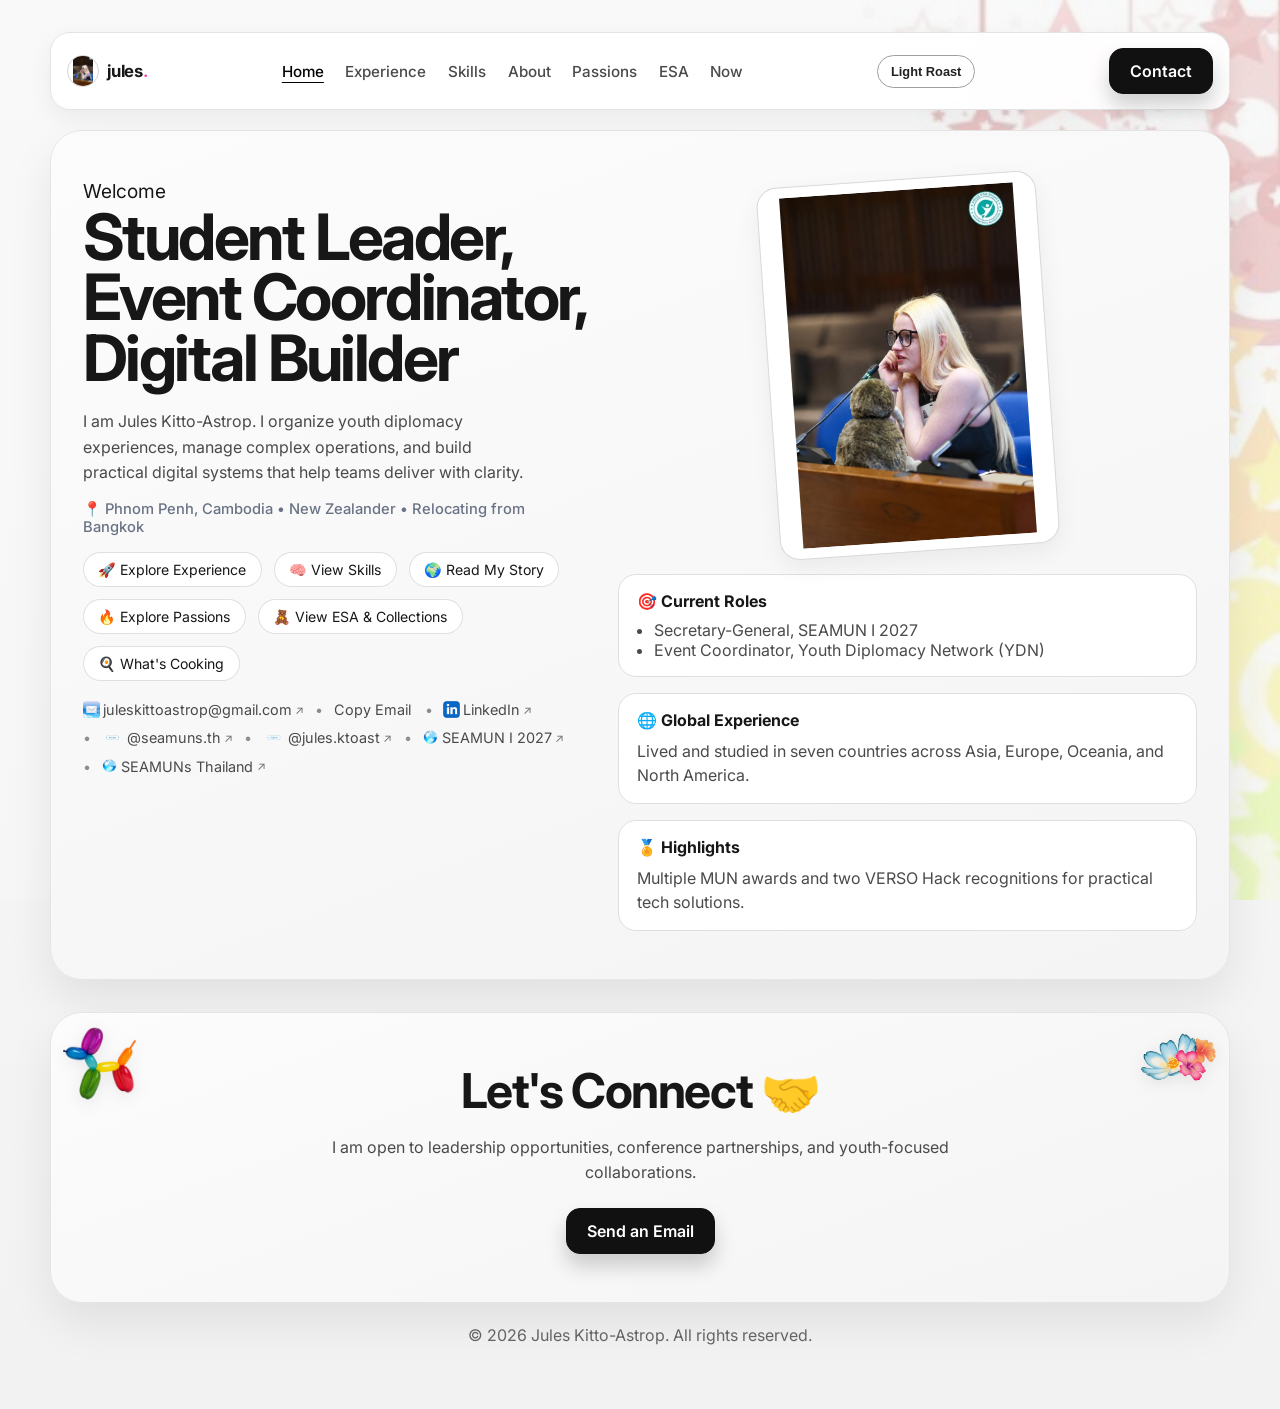
<file: index.html>
<!DOCTYPE html>
<html lang="en">
  <head>
    <meta charset="UTF-8" />
    <meta name="viewport" content="width=device-width, initial-scale=1.0" />
    <title>Jules Kitto-Astrop - Home</title>
    <meta
      name="description"
      content="Home page for Jules Kitto-Astrop - student leader, event coordinator, and youth diplomacy organizer."
    />
    <link rel="preconnect" href="https://fonts.googleapis.com" />
    <link rel="preconnect" href="https://fonts.gstatic.com" crossorigin />
    <link
      href="https://fonts.googleapis.com/css2?family=Inter:wght@400;500;600;700;800&display=swap"
      rel="stylesheet"
    />
    <link rel="stylesheet" href="styles.css" />
  </head>
  <body>
    <div class="grain-overlay"></div>
    <header class="site-header">
      <a class="logo" href="index.html">
        <img src="assets/profile-photo.png" alt="Jules Kitto-Astrop" />
        <span>jules<span class="logo-dot">.</span></span>
      </a>
      <button class="menu-toggle" aria-label="Toggle menu" aria-expanded="false">
        <span></span><span></span><span></span>
      </button>
      <nav class="site-nav" id="site-nav">
        <a class="nav-current" href="index.html">Home</a>
        <a href="experience.html">Experience</a>
        <a href="skills.html">Skills</a>
        <a href="about.html">About</a>
        <a href="passions.html">Passions</a>
        <a href="esa.html">ESA</a>
        <a href="now.html">Now</a>
      </nav>
      <button class="theme-roast-toggle" type="button" data-theme-toggle>Light Roast</button>
      <a class="cta-button" href="mailto:juleskittoastrop@gmail.com">Contact</a>
    </header>

    <main>
      <section class="hero shell-card reveal-target" id="home">
        <div class="hero-copy">
          <p class="eyebrow">Welcome</p>
          <h1>Student Leader, Event Coordinator, Digital Builder</h1>
          <p class="hero-description">
            I am Jules Kitto-Astrop. I organize youth diplomacy experiences,
            manage complex operations, and build practical digital systems that
            help teams deliver with clarity.
          </p>
          <p class="hero-meta">📍 Phnom Penh, Cambodia • New Zealander • Relocating from Bangkok</p>
          <div class="quick-links">
            <a href="experience.html">🚀 Explore Experience</a>
            <a href="skills.html">🧠 View Skills</a>
            <a href="about.html">🌍 Read My Story</a>
            <a href="passions.html">🔥 Explore Passions</a>
            <a href="esa.html">🧸 View ESA & Collections</a>
            <a href="now.html">🍳 What's Cooking</a>
          </div>
          <div class="social-row">
            <a href="mailto:juleskittoastrop@gmail.com">
              <img class="social-icon-email" src="assets/email-icon.png" alt="" aria-hidden="true" />
              juleskittoastrop@gmail.com
            </a>
            <a href="#" data-copy-text="juleskittoastrop@gmail.com">Copy Email</a>
            <a href="https://www.linkedin.com/in/jules-kitto-astrop-10a693330" target="_blank" rel="noreferrer">
              <img class="social-icon-linkedin" src="assets/linkedin-icon.png" alt="" aria-hidden="true" />
              LinkedIn
            </a>
            <a href="https://www.instagram.com/seamuns.th/" target="_blank" rel="noreferrer">
              <img class="social-icon-instagram" src="assets/instagram-icon.png" alt="" aria-hidden="true" />
              @seamuns.th
            </a>
            <a href="https://www.instagram.com/jules.ktoast/" target="_blank" rel="noreferrer">
              <img class="social-icon-instagram" src="assets/instagram-icon.png" alt="" aria-hidden="true" />
              @jules.ktoast
            </a>
            <a href="https://seamun.com" target="_blank" rel="noreferrer">
              <img class="social-icon-website" src="assets/website-icon.png" alt="" aria-hidden="true" />
              SEAMUN I 2027
            </a>
            <a href="https://seamuns.site" target="_blank" rel="noreferrer">
              <img class="social-icon-website" src="assets/website-icon.png" alt="" aria-hidden="true" />
              SEAMUNs Thailand
            </a>
          </div>
        </div>

        <div class="hero-visual" aria-label="Professional highlights">
          <figure class="star-profile">
            <img src="assets/profile-photo.png" alt="Jules Kitto-Astrop at a conference" />
          </figure>
          <article class="stat-card">
            <h3>🎯 Current Roles</h3>
            <ul>
              <li>Secretary-General, SEAMUN I 2027</li>
              <li>Event Coordinator, Youth Diplomacy Network (YDN)</li>
            </ul>
          </article>
          <article class="stat-card">
            <h3>🌐 Global Experience</h3>
            <p>
              Lived and studied in seven countries across Asia, Europe,
              Oceania, and North America.
            </p>
          </article>
          <article class="stat-card">
            <h3>🏅 Highlights</h3>
            <p>
              Multiple MUN awards and two VERSO Hack recognitions for practical
              tech solutions.
            </p>
          </article>
        </div>
      </section>

      <section class="contact-section shell-card reveal-target">
        <div class="connect-corner-trinkets" aria-hidden="true">
          <img class="connect-corner-trinket left" src="assets/graphic-balloon-dog.png" alt="" />
          <img class="connect-corner-trinket right" src="assets/graphic-flowers.png" alt="" />
        </div>
        <h2>Let's Connect 🤝</h2>
        <p>
          I am open to leadership opportunities, conference partnerships, and
          youth-focused collaborations.
        </p>
        <a href="mailto:juleskittoastrop@gmail.com" class="cta-button">Send an Email</a>
      </section>

    </main>

    <footer>
      <p>© <span id="year"></span> Jules Kitto-Astrop. All rights reserved.</p>
    </footer>

    <script src="script.js"></script>
  </body>
</html>
</file>
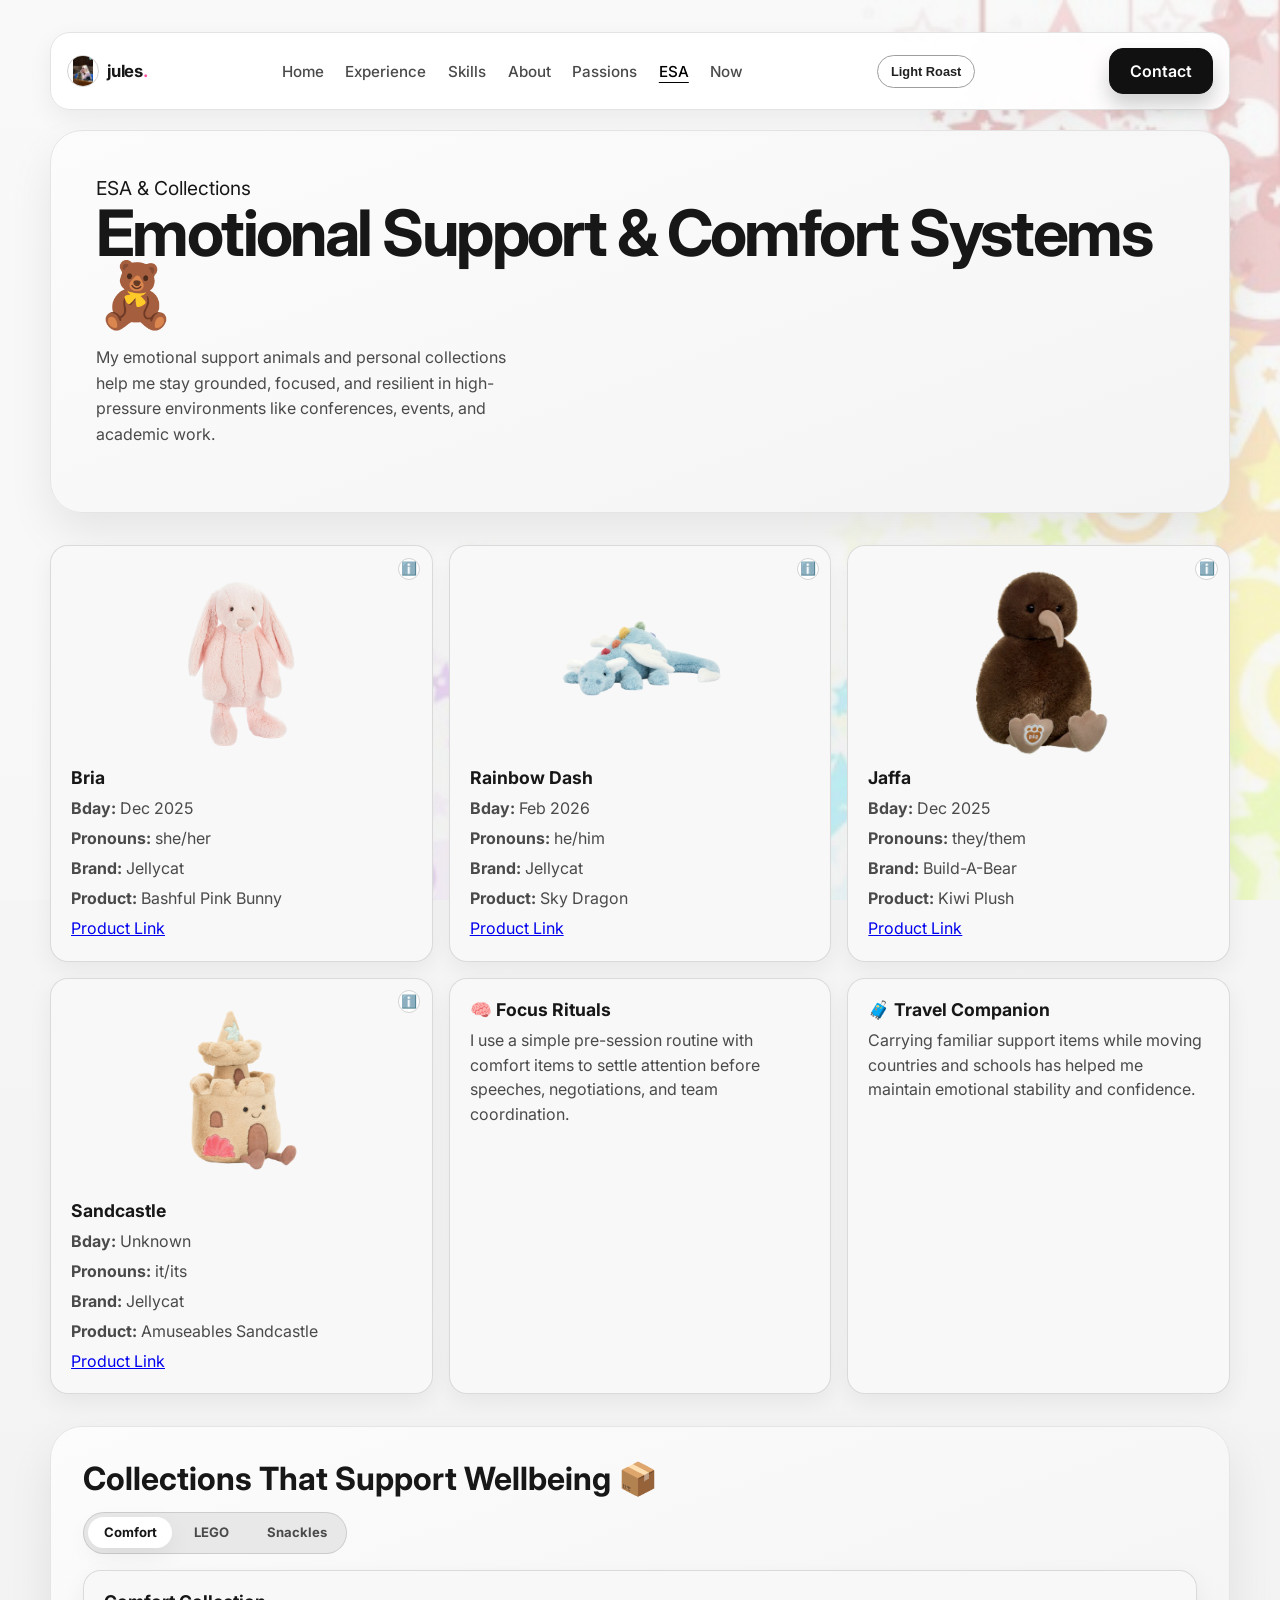
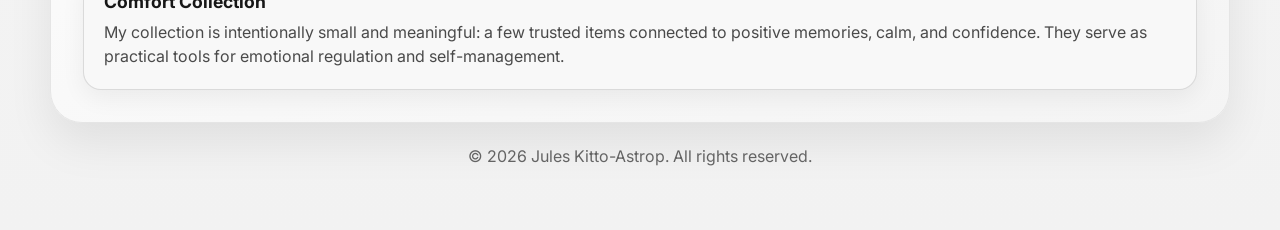
<file: esa.html>
<!DOCTYPE html>
<html lang="en">
  <head>
    <meta charset="UTF-8" />
    <meta name="viewport" content="width=device-width, initial-scale=1.0" />
    <title>Jules Kitto-Astrop - ESA & Collections</title>
    <meta
      name="description"
      content="Emotional support animals and personal collections that support wellbeing and focus for Jules Kitto-Astrop."
    />
    <link rel="preconnect" href="https://fonts.googleapis.com" />
    <link rel="preconnect" href="https://fonts.gstatic.com" crossorigin />
    <link
      href="https://fonts.googleapis.com/css2?family=Inter:wght@400;500;600;700;800&display=swap"
      rel="stylesheet"
    />
    <link rel="stylesheet" href="styles.css?v=20260708-1245" />
  </head>
  <body>
    <div class="grain-overlay"></div>
    <header class="site-header">
      <a class="logo" href="index.html">
        <img src="assets/profile-photo.png" alt="Jules Kitto-Astrop" />
        <span>jules<span class="logo-dot">.</span></span>
      </a>
      <button class="menu-toggle" aria-label="Toggle menu" aria-expanded="false">
        <span></span><span></span><span></span>
      </button>
      <nav class="site-nav" id="site-nav">
        <a href="index.html">Home</a>
        <a href="experience.html">Experience</a>
        <a href="skills.html">Skills</a>
        <a href="about.html">About</a>
        <a href="passions.html">Passions</a>
        <a class="nav-current" href="esa.html">ESA</a>
        <a href="now.html">Now</a>
      </nav>
      <button class="theme-roast-toggle" type="button" data-theme-toggle>Light Roast</button>
      <a class="cta-button" href="mailto:juleskittoastrop@gmail.com">Contact</a>
    </header>

    <main>
      <section class="shell-card page-intro reveal-target">
        <p class="eyebrow">ESA & Collections</p>
        <h1>Emotional Support & Comfort Systems 🧸</h1>
        <p class="hero-description">
          My emotional support animals and personal collections help me stay grounded, focused, and
          resilient in high-pressure environments like conferences, events, and academic work.
        </p>
      </section>

      <section class="services-section reveal-target">
        <div class="service-grid">
          <article class="esa-feature-card">
            <div class="esa-fun-fact" aria-label="Fun fact">
              <span class="esa-fun-fact-icon">ℹ️</span>
              <span class="esa-fun-fact-text">I was a christmas gift from Jules' boyfriend and his mum.</span>
            </div>
            <img src="assets/bria-bashful-bunny.png" alt="Bria the pink bashful bunny" />
            <h3>Bria</h3>
            <p><strong>Bday:</strong> Dec 2025</p>
            <p><strong>Pronouns:</strong> she/her</p>
            <p><strong>Brand:</strong> Jellycat</p>
            <p><strong>Product:</strong> Bashful Pink Bunny</p>
            <p>
              <a
                href="https://us.jellycat.com/bashful-pink-bunny/"
                target="_blank"
                rel="noreferrer"
              >
                Product Link
              </a>
            </p>
          </article>
          <article class="esa-feature-card">
            <div class="esa-fun-fact" aria-label="Fun fact">
              <span class="esa-fun-fact-icon">ℹ️</span>
              <span class="esa-fun-fact-text">I was a gift from Jules' boyfriend for absoloutely no reason.</span>
            </div>
            <img src="assets/rainbow-dash-sky-dragon.png" alt="Rainbow Dash the sky dragon plush" />
            <h3>Rainbow Dash</h3>
            <p><strong>Bday:</strong> Feb 2026</p>
            <p><strong>Pronouns:</strong> he/him</p>
            <p><strong>Brand:</strong> Jellycat</p>
            <p><strong>Product:</strong> Sky Dragon</p>
            <p>
              <a href="https://jellycat.com/sky-dragon/" target="_blank" rel="noreferrer">
                Product Link
              </a>
            </p>
          </article>
          <article class="esa-feature-card">
            <div class="esa-fun-fact" aria-label="Fun fact">
              <span class="esa-fun-fact-icon">ℹ️</span>
              <span class="esa-fun-fact-text">I say "I love you, I love you" and smell like birthday cake!.</span>
            </div>
            <img src="assets/jaffa-kiwi-plush.png" alt="Jaffa the kiwi plush" />
            <h3>Jaffa</h3>
            <p><strong>Bday:</strong> Dec 2025</p>
            <p><strong>Pronouns:</strong> they/them</p>
            <p><strong>Brand:</strong> Build-A-Bear</p>
            <p><strong>Product:</strong> Kiwi Plush</p>
            <p>
              <a href="https://buildabear.com.au/products/kiwi-plush" target="_blank" rel="noreferrer">
                Product Link
              </a>
            </p>
          </article>
          <article class="esa-feature-card">
            <div class="esa-fun-fact" aria-label="Fun fact">
              <span class="esa-fun-fact-icon">ℹ️</span>
              <span class="esa-fun-fact-text">I'm made on the beach!</span>
            </div>
            <img src="assets/sandcastle-jellycat.png" alt="Sandcastle the Jellycat sandcastle plush" />
            <h3>Sandcastle</h3>
            <p><strong>Bday:</strong> Unknown</p>
            <p><strong>Pronouns:</strong> it/its</p>
            <p><strong>Brand:</strong> Jellycat</p>
            <p><strong>Product:</strong> Amuseables Sandcastle</p>
            <p>
              <a href="https://us.jellycat.com/amuseables/amuseables-objects" target="_blank" rel="noreferrer">
                Product Link
              </a>
            </p>
          </article>
          <article>
            <h3>🧠 Focus Rituals</h3>
            <p>
              I use a simple pre-session routine with comfort items to settle attention before speeches,
              negotiations, and team coordination.
            </p>
          </article>
          <article>
            <h3>🧳 Travel Companion</h3>
            <p>
              Carrying familiar support items while moving countries and schools has helped me maintain
              emotional stability and confidence.
            </p>
          </article>
        </div>

      </section>

      <section class="shell-card info-panel collection-tabs-panel reveal-target">
        <h2>Collections That Support Wellbeing 📦</h2>
        <div class="collection-subtabs" role="tablist" aria-label="Collection categories">
          <button
            type="button"
            class="collection-subtab is-active"
            role="tab"
            id="collection-tab-comfort"
            aria-selected="true"
            aria-controls="collection-panel-comfort"
            data-collection-tab="comfort"
          >
            Comfort
          </button>
          <button
            type="button"
            class="collection-subtab"
            role="tab"
            id="collection-tab-lego"
            aria-selected="false"
            aria-controls="collection-panel-lego"
            data-collection-tab="lego"
            tabindex="-1"
          >
            LEGO
          </button>
          <button
            type="button"
            class="collection-subtab"
            role="tab"
            id="collection-tab-snackles"
            aria-selected="false"
            aria-controls="collection-panel-snackles"
            data-collection-tab="snackles"
            tabindex="-1"
          >
            Snackles
          </button>
        </div>

        <div class="collection-tab-panels">
          <div
            class="collection-tab-panel is-active"
            role="tabpanel"
            id="collection-panel-comfort"
            aria-labelledby="collection-tab-comfort"
          >
            <article class="work-card">
              <h3>Comfort Collection</h3>
              <p>
                My collection is intentionally small and meaningful: a few trusted items connected to
                positive memories, calm, and confidence. They serve as practical tools for emotional
                regulation and self-management.
              </p>
            </article>
          </div>

          <div
            class="collection-tab-panel"
            role="tabpanel"
            id="collection-panel-lego"
            aria-labelledby="collection-tab-lego"
            hidden
          >
            <article class="work-card">
              <h3>LEGO</h3>
              <p>
                Building LEGO helps me reset mentally, stay present, and decompress after high-intensity
                days.
              </p>
            </article>
            <div class="lego-set-counter" id="lego-set-counter" aria-label="LEGO set counts"></div>
            <div class="lego-owned-grid" aria-label="LEGO sets I own">
          <article class="lego-owned-set">
            <img src="assets/lego-40791.png" alt="LEGO set 40791" loading="lazy" />
            <p>Set 40791</p>
          </article>
          <article class="lego-owned-set">
            <img src="assets/lego-40517.png" alt="LEGO set 40517" loading="lazy" />
            <p>Set 40517</p>
          </article>
          <article class="lego-owned-set">
            <img src="assets/lego-77256.png" alt="LEGO set 77256" loading="lazy" />
            <p>Set 77256</p>
          </article>
          <article class="lego-owned-set">
            <img src="assets/lego-21345.png" alt="LEGO set 21345" loading="lazy" />
            <p>Set 21345</p>
          </article>
          <article class="lego-owned-set">
            <img src="assets/lego-40916.png" alt="LEGO set 11508" loading="lazy" />
            <p>Set 11508</p>
          </article>
          <article class="lego-owned-set">
            <img src="assets/lego-31216.png" alt="LEGO set 31216" loading="lazy" />
            <p>Set 31216</p>
          </article>
          <article class="lego-owned-set">
            <img src="assets/lego-43217.png" alt="LEGO set 43217" loading="lazy" />
            <p>Set 43217</p>
          </article>
          <article class="lego-owned-set">
            <img src="assets/lego-43230.png" alt="LEGO set 43230" loading="lazy" />
            <p>Set 43230</p>
          </article>
          <article class="lego-owned-set">
            <img src="assets/lego-40801.png" alt="LEGO set 40801" loading="lazy" />
            <p>Set 40801</p>
          </article>
          <article class="lego-owned-set">
            <img src="assets/lego-31163.png" alt="LEGO set 31163" loading="lazy" />
            <p>Set 31163</p>
          </article>
          <article class="lego-owned-set">
            <img src="assets/lego-40923.png" alt="LEGO set 40923" loading="lazy" />
            <p>Set 40923</p>
          </article>
          <article class="lego-owned-set">
            <img src="assets/lego-10309.png" alt="LEGO set 10309" loading="lazy" />
            <p>Set 10309</p>
          </article>
          <article class="lego-owned-set">
            <img src="assets/lego-10329.png" alt="LEGO set 10329" loading="lazy" />
            <p>Set 10329</p>
          </article>
          <article class="lego-owned-set">
            <img src="assets/lego-40762.png" alt="LEGO set 40762" loading="lazy" />
            <p>Set 40762</p>
          </article>
          <article class="lego-owned-set">
            <img src="assets/lego-71426.png" alt="LEGO set 71426" loading="lazy" />
            <p>Set 71426</p>
          </article>
          <article class="lego-owned-set">
            <img src="assets/lego-31173.png" alt="LEGO set 31173" loading="lazy" />
            <p>Set 31173</p>
          </article>
          <article class="lego-owned-set">
            <img src="assets/lego-10349.png" alt="LEGO set 10349" loading="lazy" />
            <p>Set 10349</p>
          </article>
          <article class="lego-owned-set">
            <img src="assets/lego-40683.png" alt="LEGO set 40683" loading="lazy" />
            <p>Set 40683</p>
          </article>
          <article class="lego-owned-set">
            <img src="assets/lego-40816.png" alt="LEGO set 40816" loading="lazy" />
            <p>Set 40816</p>
          </article>
          <article class="lego-owned-set">
            <img src="assets/lego-40587.png" alt="LEGO set 40587" loading="lazy" />
            <p>Set 40587</p>
          </article>
          <article class="lego-owned-set">
            <img src="assets/lego-40527.png" alt="LEGO set 40527" loading="lazy" />
            <p>Set 40527</p>
          </article>
          <article class="lego-owned-set">
            <img src="assets/lego-40764.png" alt="LEGO set 40764" loading="lazy" />
            <p>Set 40764</p>
          </article>
          <article class="lego-owned-set">
            <img src="assets/lego-40861.png" alt="LEGO set 40861" loading="lazy" />
            <p>Set 40861</p>
          </article>
          <article class="lego-owned-set">
            <img src="assets/lego-40926.png" alt="LEGO set 40926" loading="lazy" />
            <p>Set 40926</p>
          </article>
          <article class="lego-owned-set">
            <img src="assets/lego-40902.png" alt="LEGO set 40902" loading="lazy" />
            <p>Set 40902</p>
          </article>
          <article class="lego-owned-set">
            <img src="assets/lego-21357.png" alt="LEGO set 21357" loading="lazy" />
            <p>Set 21357</p>
          </article>
          <article class="lego-owned-set">
            <img src="assets/lego-40516.png" alt="LEGO set 40516" loading="lazy" />
            <p>Set 40516</p>
          </article>
          <article class="lego-owned-set">
            <img src="assets/lego-43264.png" alt="LEGO set 43264" loading="lazy" />
            <p>Set 43264</p>
          </article>
          <article class="lego-owned-set">
            <img src="assets/lego-40879.png" alt="LEGO set 40879" loading="lazy" />
            <p>Set 40879</p>
          </article>
          <article class="lego-owned-set">
            <img src="assets/lego-40820.png" alt="LEGO set 40820" loading="lazy" />
            <p>Set 40820</p>
          </article>
          <article class="lego-owned-set">
            <img src="assets/lego-40713.png" alt="LEGO set 40713" loading="lazy" />
            <p>Set 40713</p>
          </article>
          <article class="lego-owned-set">
            <img src="assets/lego-31147.png" alt="LEGO set 31147" loading="lazy" />
            <p>Set 31147</p>
          </article>
          <article class="lego-owned-set">
            <img src="assets/lego-43279.png" alt="LEGO set 43279" loading="lazy" />
            <p>Set 43279</p>
          </article>
          <article class="lego-owned-set">
            <img src="assets/lego-76469.png" alt="LEGO set 76469" loading="lazy" />
            <p>Set 76469</p>
          </article>
          <article class="lego-owned-set">
            <img src="assets/lego-21362.png" alt="LEGO set 21362" loading="lazy" />
            <p>Set 21362</p>
          </article>
          <article class="lego-owned-set">
            <img src="assets/lego-21358.png" alt="LEGO set 21358" loading="lazy" />
            <p>Set 21358</p>
          </article>
          <article class="lego-owned-set">
            <img src="assets/lego-77255.png" alt="LEGO set 77255" loading="lazy" />
            <p>Set 77255</p>
          </article>
          <article class="lego-owned-set">
            <img src="assets/lego-72046.png" alt="LEGO set 72046" loading="lazy" />
            <p>Set 72046</p>
          </article>
          <article class="lego-owned-set">
            <img src="assets/lego-21366.png" alt="LEGO set 21366" loading="lazy" />
            <p>Set 21366</p>
          </article>
          <article class="lego-owned-set">
            <img src="assets/lego-72037.png" alt="LEGO set 72037" loading="lazy" />
            <p>Set 72037</p>
          </article>
          <article class="lego-owned-set">
            <img src="assets/lego-76449.png" alt="LEGO set 76449" loading="lazy" />
            <p>Set 76449</p>
          </article>
          <article class="lego-owned-set">
            <img src="assets/lego-11508.png" alt="LEGO set 40916" loading="lazy" />
            <p>Set 40916</p>
          </article>
          <article class="lego-owned-set">
            <img src="assets/lego-31208.png" alt="LEGO set 31208" loading="lazy" />
            <p>Set 31208</p>
          </article>
          <article class="lego-owned-set">
            <img src="assets/lego-11506.png" alt="LEGO set 11506" loading="lazy" />
            <p>Set 11506</p>
          </article>
          <article class="lego-owned-set">
            <img src="assets/lego-40954.png" alt="LEGO set 40954" loading="lazy" />
            <p>Set 40954</p>
          </article>
          <article class="lego-owned-set">
            <img src="assets/lego-31214.png" alt="LEGO set 31214" loading="lazy" />
            <p>Set 31214</p>
          </article>
          <article class="lego-owned-set">
            <img src="assets/lego-40860.png" alt="LEGO set 40860" loading="lazy" />
            <p>Set 40860</p>
          </article>
          <article class="lego-owned-set">
            <img src="assets/lego-40813.png" alt="LEGO set 40813" loading="lazy" />
            <p>Set 40813</p>
          </article>
          <article class="lego-owned-set">
            <img src="assets/lego-76462.png" alt="LEGO set 76462" loading="lazy" />
            <p>Set 76462</p>
          </article>
          <article class="lego-owned-set">
            <img src="assets/lego-76456.png" alt="LEGO set 76456" loading="lazy" />
            <p>Set 76456</p>
          </article>
          <article class="lego-owned-set">
            <img src="assets/lego-21333.png" alt="LEGO set 21333" loading="lazy" />
            <p>Set 21333</p>
          </article>
          <article class="lego-owned-set">
            <img src="assets/lego-21342.png" alt="LEGO set 21342" loading="lazy" />
            <p>Set 21342</p>
          </article>
          <article class="lego-owned-set">
            <img src="assets/lego-40569.png" alt="LEGO set 40569" loading="lazy" />
            <p>Set 40569</p>
          </article>
          <article class="lego-owned-set">
            <img src="assets/lego-21347.png" alt="LEGO set 21347" loading="lazy" />
            <p>Set 21347</p>
          </article>
          <article class="lego-owned-set">
            <img src="assets/lego-gwp1.png" alt="LEGO set 40886" loading="lazy" />
            <p>Set 40886</p>
          </article>
          <article class="lego-owned-set">
            <img src="assets/lego-gwp2.png" alt="LEGO set 40776" loading="lazy" />
            <p>Set 40776</p>
          </article>
            </div>
          </div>

          <div
            class="collection-tab-panel"
            role="tabpanel"
            id="collection-panel-snackles"
            aria-labelledby="collection-tab-snackles"
            hidden
          >
            <article class="work-card">
              <h3>Snackles</h3>
              <p>
                Snackles are plush companions that pair a soft stuffed animal with a mini snack mascot —
                a playful, collectible comfort line I enjoy building slowly over time.
              </p>
            </article>
            <div class="snackles-owned-grid" aria-label="Snackles I own">
              <article class="snackles-owned-item" data-snackle-id="reindeer">
                <img src="assets/snackles-reindeer.jpg" alt="Snackles 5 inch mini reindeer and Reese's Trees Christmas plush" loading="lazy" />
                <p>Mini Reindeer Snackle</p>
              </article>
              <article class="snackles-owned-item" data-snackle-id="santa">
                <img src="assets/snackles-santa.jpg" alt="Snackles 5 inch mini Santa Claus and Mentos Candy Cane Christmas plush" loading="lazy" />
                <p>Mini Santa Snackle</p>
              </article>
              <article class="snackles-owned-item" data-snackle-id="haribo">
                <img src="assets/snackles-haribo.png" alt="Snackles 5 inch mini Nancy and Haribo Goldbears plush" loading="lazy" />
                <p>Mini Haribo Snackle</p>
              </article>
            </div>
          </div>
        </div>
      </section>
    </main>

    <footer>
      <p>© <span id="year"></span> Jules Kitto-Astrop. All rights reserved.</p>
    </footer>

    <script src="script.js?v=20260708-1402"></script>
  </body>
</html>
</file>
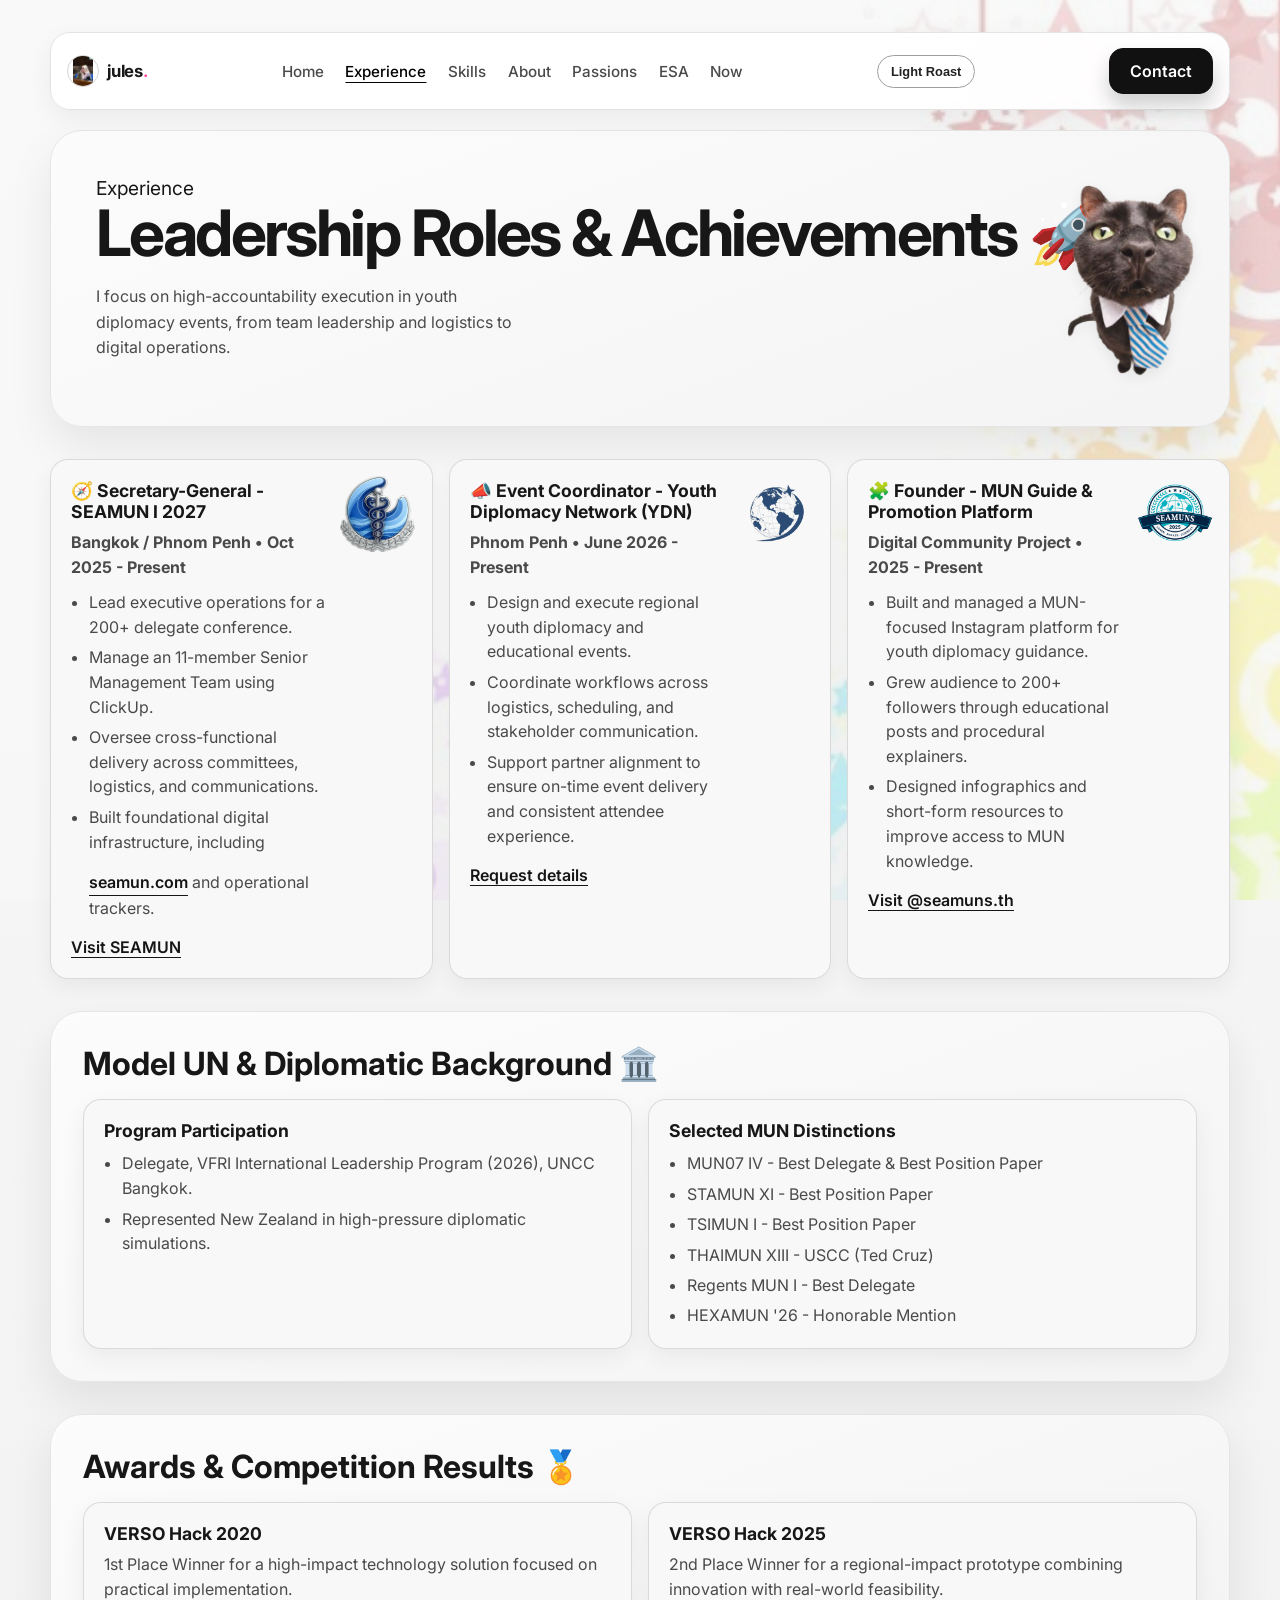
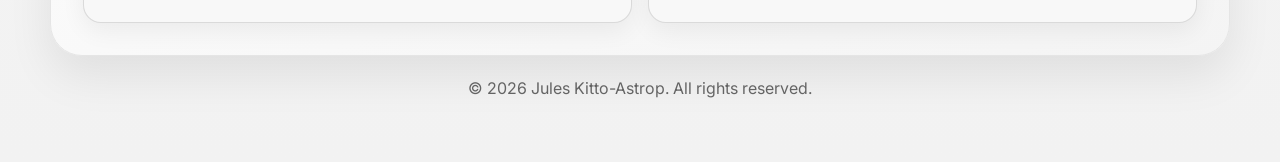
<file: experience.html>
<!DOCTYPE html>
<html lang="en">
  <head>
    <meta charset="UTF-8" />
    <meta name="viewport" content="width=device-width, initial-scale=1.0" />
    <title>Jules Kitto-Astrop - Experience</title>
    <meta
      name="description"
      content="Leadership and event experience of Jules Kitto-Astrop."
    />
    <link rel="preconnect" href="https://fonts.googleapis.com" />
    <link rel="preconnect" href="https://fonts.gstatic.com" crossorigin />
    <link
      href="https://fonts.googleapis.com/css2?family=Inter:wght@400;500;600;700;800&display=swap"
      rel="stylesheet"
    />
    <link rel="stylesheet" href="styles.css" />
  </head>
  <body>
    <div class="grain-overlay"></div>
    <header class="site-header">
      <a class="logo" href="index.html">
        <img src="assets/profile-photo.png" alt="Jules Kitto-Astrop" />
        <span>jules<span class="logo-dot">.</span></span>
      </a>
      <button class="menu-toggle" aria-label="Toggle menu" aria-expanded="false">
        <span></span><span></span><span></span>
      </button>
      <nav class="site-nav" id="site-nav">
        <a href="index.html">Home</a>
        <a class="nav-current" href="experience.html">Experience</a>
        <a href="skills.html">Skills</a>
        <a href="about.html">About</a>
        <a href="passions.html">Passions</a>
        <a href="esa.html">ESA</a>
        <a href="now.html">Now</a>
      </nav>
      <button class="theme-roast-toggle" type="button" data-theme-toggle>Light Roast</button>
      <a class="cta-button" href="mailto:juleskittoastrop@gmail.com">Contact</a>
    </header>

    <main>
      <section class="shell-card page-intro experience-intro reveal-target">
        <p class="eyebrow">Experience</p>
        <h1>Leadership Roles & Achievements 🚀</h1>
        <div class="trinket-burst experience-trinket" aria-hidden="true">
          <img class="business-cat-trinket" src="assets/business-cat.png" alt="" />
        </div>
        <p class="hero-description">
          I focus on high-accountability execution in youth diplomacy events,
          from team leadership and logistics to digital operations.
        </p>
      </section>

      <section class="works-section reveal-target">
        <div class="works-grid">
          <article class="work-card has-experience-logo">
            <h3>🧭 Secretary-General - SEAMUN I 2027</h3>
            <img
              class="experience-logo"
              src="assets/seamun-i-2027-logo.png"
              alt="SEAMUN I 2027 logo"
            />
            <p><strong>Bangkok / Phnom Penh • Oct 2025 - Present</strong></p>
            <ul>
              <li>Lead executive operations for a 200+ delegate conference.</li>
              <li>Manage an 11-member Senior Management Team using ClickUp.</li>
              <li>
                Oversee cross-functional delivery across committees, logistics,
                and communications.
              </li>
              <li>
                Built foundational digital infrastructure, including
                <a href="https://seamun.com" target="_blank" rel="noreferrer">seamun.com</a>
                and operational trackers.
              </li>
            </ul>
            <a href="https://seamun.com" target="_blank" rel="noreferrer">Visit SEAMUN</a>
          </article>
          <article class="work-card has-experience-logo">
            <h3>📣 Event Coordinator - Youth Diplomacy Network (YDN)</h3>
            <img class="experience-logo" src="assets/ydn-logo.png" alt="Youth Diplomacy Network logo" />
            <p><strong>Phnom Penh • June 2026 - Present</strong></p>
            <ul>
              <li>
                Design and execute regional youth diplomacy and educational
                events.
              </li>
              <li>
                Coordinate workflows across logistics, scheduling, and
                stakeholder communication.
              </li>
              <li>
                Support partner alignment to ensure on-time event delivery and
                consistent attendee experience.
              </li>
            </ul>
            <a href="mailto:juleskittoastrop@gmail.com">Request details</a>
          </article>
          <article class="work-card has-experience-logo">
            <h3>🧩 Founder - MUN Guide & Promotion Platform</h3>
            <img
              class="experience-logo"
              src="assets/seamuns-thailand-logo.png"
              alt="SEAMUNs Thailand logo"
            />
            <p><strong>Digital Community Project • 2025 - Present</strong></p>
            <ul>
              <li>
                Built and managed a MUN-focused Instagram platform for youth
                diplomacy guidance.
              </li>
              <li>
                Grew audience to 200+ followers through educational posts and
                procedural explainers.
              </li>
              <li>
                Designed infographics and short-form resources to improve access
                to MUN knowledge.
              </li>
            </ul>
            <a
              href="https://instagram.com/seamuns.th"
              target="_blank"
              rel="noreferrer"
              >Visit @seamuns.th</a
            >
          </article>
        </div>
      </section>

      <section class="shell-card info-panel reveal-target">
        <h2>Model UN & Diplomatic Background 🏛️</h2>
        <div class="info-grid">
          <article class="work-card">
            <h3>Program Participation</h3>
            <ul>
              <li>
                Delegate, VFRI International Leadership Program (2026), UNCC
                Bangkok.
              </li>
              <li>
                Represented New Zealand in high-pressure diplomatic simulations.
              </li>
            </ul>
          </article>
          <article class="work-card">
            <h3>Selected MUN Distinctions</h3>
            <ul>
              <li>MUN07 IV - Best Delegate & Best Position Paper</li>
              <li>STAMUN XI - Best Position Paper</li>
              <li>TSIMUN I - Best Position Paper</li>
              <li>THAIMUN XIII - USCC (Ted Cruz)</li>
              <li>Regents MUN I - Best Delegate</li>
              <li>HEXAMUN '26 - Honorable Mention</li>
            </ul>
          </article>
        </div>
      </section>

      <section class="shell-card info-panel reveal-target">
        <h2>Awards & Competition Results 🏅</h2>
        <div class="info-grid">
          <article class="work-card">
            <h3>VERSO Hack 2020</h3>
            <p>
              1st Place Winner for a high-impact technology solution focused on
              practical implementation.
            </p>
          </article>
          <article class="work-card">
            <h3>VERSO Hack 2025</h3>
            <p>
              2nd Place Winner for a regional-impact prototype combining
              innovation with real-world feasibility.
            </p>
          </article>
        </div>
      </section>
    </main>

    <footer>
      <p>© <span id="year"></span> Jules Kitto-Astrop. All rights reserved.</p>
    </footer>

    <script src="script.js"></script>
  </body>
</html>
</file>
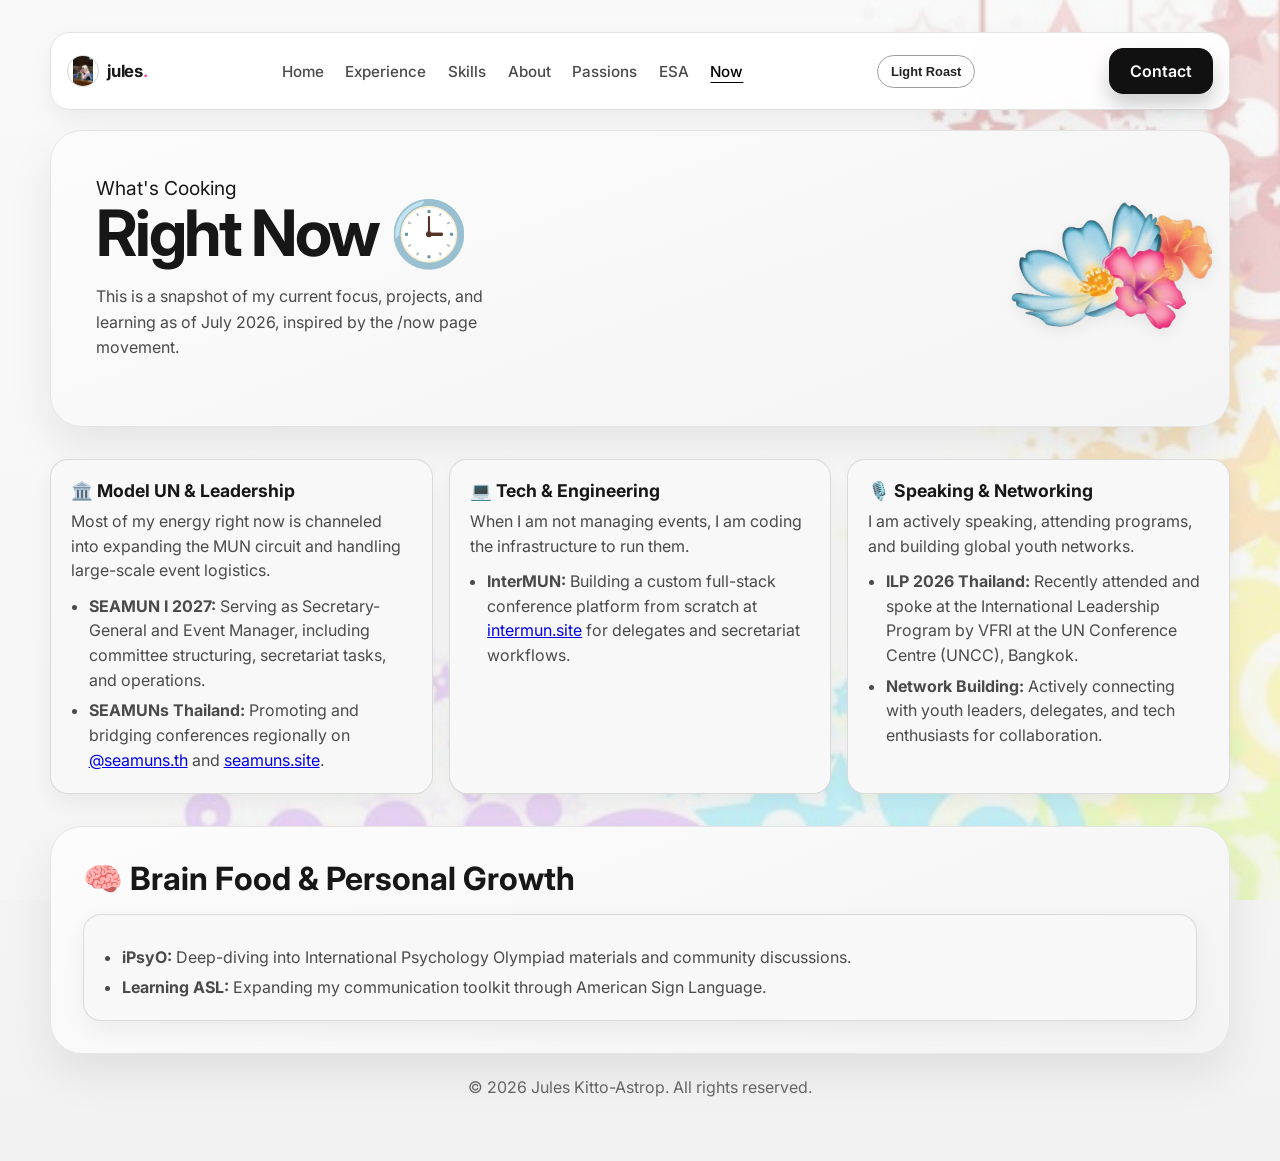
<file: now.html>
<!DOCTYPE html>
<html lang="en">
  <head>
    <meta charset="UTF-8" />
    <meta name="viewport" content="width=device-width, initial-scale=1.0" />
    <title>Jules Kitto-Astrop - Now</title>
    <meta
      name="description"
      content="What Jules Kitto-Astrop is currently working on, learning, reading, and listening to."
    />
    <link rel="preconnect" href="https://fonts.googleapis.com" />
    <link rel="preconnect" href="https://fonts.gstatic.com" crossorigin />
    <link
      href="https://fonts.googleapis.com/css2?family=Inter:wght@400;500;600;700;800&display=swap"
      rel="stylesheet"
    />
    <link rel="stylesheet" href="styles.css" />
  </head>
  <body>
    <div class="grain-overlay"></div>
    <header class="site-header">
      <a class="logo" href="index.html">
        <img src="assets/profile-photo.png" alt="Jules Kitto-Astrop" />
        <span>jules<span class="logo-dot">.</span></span>
      </a>
      <button class="menu-toggle" aria-label="Toggle menu" aria-expanded="false">
        <span></span><span></span><span></span>
      </button>
      <nav class="site-nav" id="site-nav">
        <a href="index.html">Home</a>
        <a href="experience.html">Experience</a>
        <a href="skills.html">Skills</a>
        <a href="about.html">About</a>
        <a href="passions.html">Passions</a>
        <a href="esa.html">ESA</a>
        <a class="nav-current" href="now.html">Now</a>
      </nav>
      <button class="theme-roast-toggle" type="button" data-theme-toggle>Light Roast</button>
      <a class="cta-button" href="mailto:juleskittoastrop@gmail.com">Contact</a>
    </header>

    <main>
      <section class="shell-card page-intro now-intro reveal-target">
        <p class="eyebrow">What's Cooking</p>
        <h1>Right Now 🕒</h1>
        <div class="trinket-burst now-trinket" aria-hidden="true">
          <img class="flowers-trinket" src="assets/graphic-flowers.png" alt="" />
        </div>
        <p class="hero-description">
          This is a snapshot of my current focus, projects, and learning as of July 2026, inspired by
          the /now page movement.
        </p>
      </section>

      <section class="services-section reveal-target">
        <div class="service-grid">
          <article>
            <h3>🏛️ Model UN & Leadership</h3>
            <p>
              Most of my energy right now is channeled into expanding the MUN circuit and handling
              large-scale event logistics.
            </p>
            <ul>
              <li>
                <strong>SEAMUN I 2027:</strong> Serving as Secretary-General and Event Manager, including
                committee structuring, secretariat tasks, and operations.
              </li>
              <li>
                <strong>SEAMUNs Thailand:</strong> Promoting and bridging conferences regionally on
                <a href="https://www.instagram.com/seamuns.th/" target="_blank" rel="noreferrer">@seamuns.th</a>
                and
                <a href="https://seamuns.site" target="_blank" rel="noreferrer">seamuns.site</a>.
              </li>
            </ul>
          </article>
          <article>
            <h3>💻 Tech & Engineering</h3>
            <p>
              When I am not managing events, I am coding the infrastructure to run them.
            </p>
            <ul>
              <li>
                <strong>InterMUN:</strong>
                Building a custom full-stack conference platform from scratch at
                <a href="https://intermun.site" target="_blank" rel="noreferrer">intermun.site</a> for
                delegates and secretariat workflows.
              </li>
            </ul>
          </article>
          <article>
            <h3>🎙️ Speaking & Networking</h3>
            <p>
              I am actively speaking, attending programs, and building global youth networks.
            </p>
            <ul>
              <li>
                <strong>ILP 2026 Thailand:</strong> Recently attended and spoke at the International
                Leadership Program by VFRI at the UN Conference Centre (UNCC), Bangkok.
              </li>
              <li>
                <strong>Network Building:</strong> Actively connecting with youth leaders, delegates, and
                tech enthusiasts for collaboration.
              </li>
            </ul>
          </article>
        </div>
      </section>

      <section class="shell-card info-panel reveal-target">
        <h2>🧠 Brain Food & Personal Growth</h2>
        <article class="work-card">
          <ul>
            <li>
              <strong>iPsyO:</strong> Deep-diving into International Psychology Olympiad materials and
              community discussions.
            </li>
            <li><strong>Learning ASL:</strong> Expanding my communication toolkit through American Sign Language.</li>
          </ul>
        </article>
      </section>

    </main>

    <footer>
      <p>© <span id="year"></span> Jules Kitto-Astrop. All rights reserved.</p>
    </footer>

    <script src="script.js"></script>
  </body>
</html>
</file>
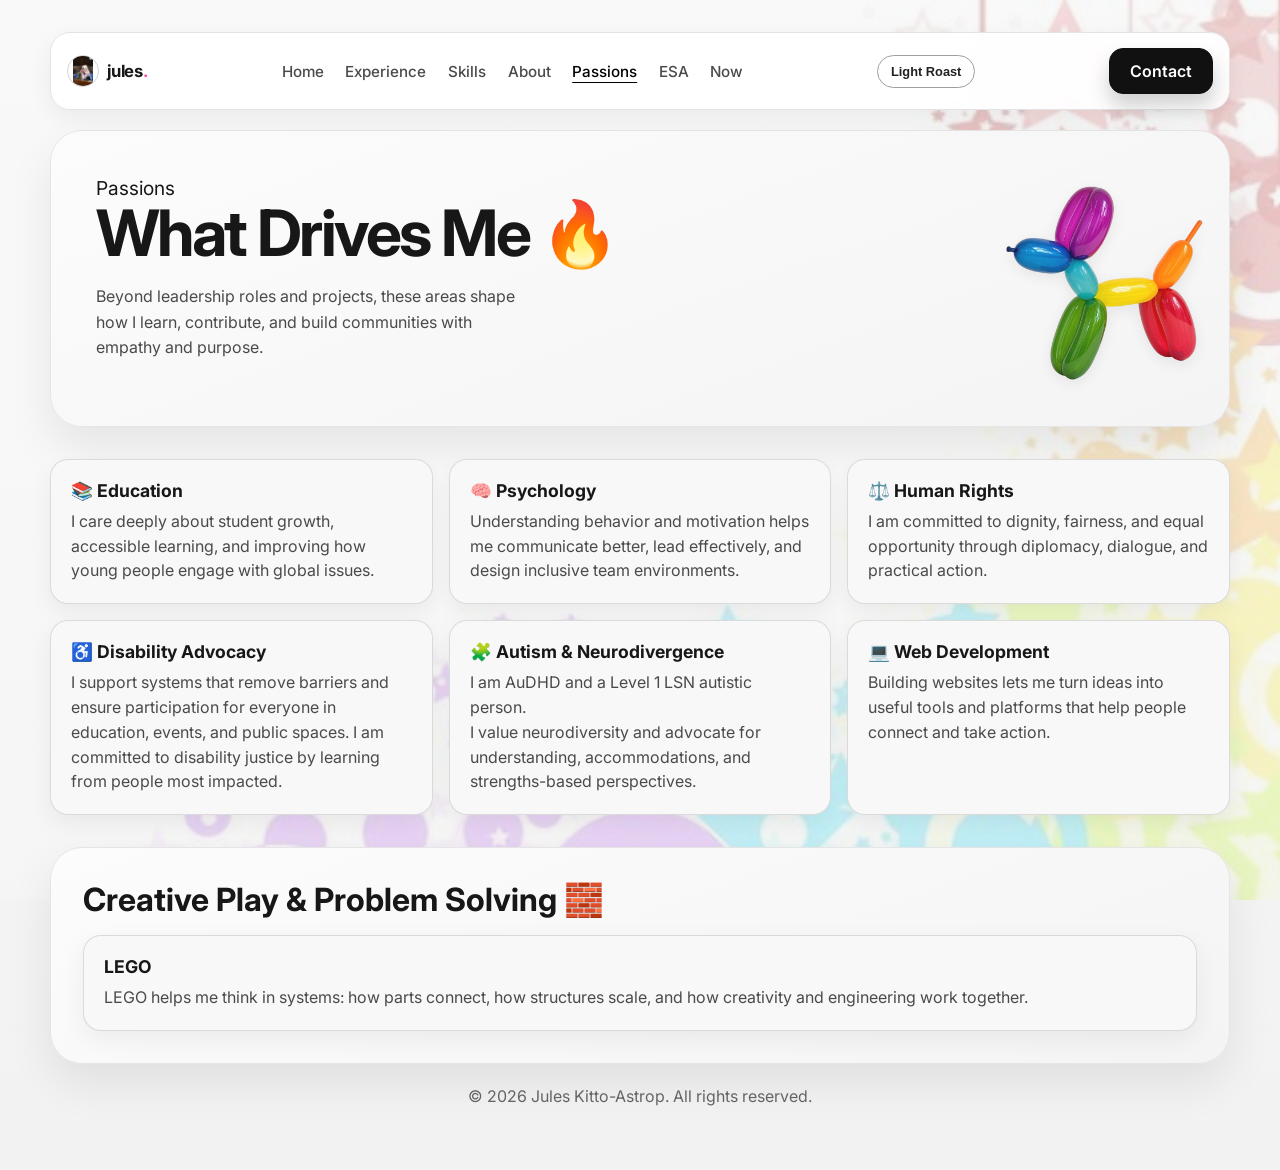
<file: passions.html>
<!DOCTYPE html>
<html lang="en">
  <head>
    <meta charset="UTF-8" />
    <meta name="viewport" content="width=device-width, initial-scale=1.0" />
    <title>Jules Kitto-Astrop - Passions</title>
    <meta
      name="description"
      content="Personal passions of Jules Kitto-Astrop across education, advocacy, psychology, and technology."
    />
    <link rel="preconnect" href="https://fonts.googleapis.com" />
    <link rel="preconnect" href="https://fonts.gstatic.com" crossorigin />
    <link
      href="https://fonts.googleapis.com/css2?family=Inter:wght@400;500;600;700;800&display=swap"
      rel="stylesheet"
    />
    <link rel="stylesheet" href="styles.css" />
  </head>
  <body>
    <div class="grain-overlay"></div>
    <header class="site-header">
      <a class="logo" href="index.html">
        <img src="assets/profile-photo.png" alt="Jules Kitto-Astrop" />
        <span>jules<span class="logo-dot">.</span></span>
      </a>
      <button class="menu-toggle" aria-label="Toggle menu" aria-expanded="false">
        <span></span><span></span><span></span>
      </button>
      <nav class="site-nav" id="site-nav">
        <a href="index.html">Home</a>
        <a href="experience.html">Experience</a>
        <a href="skills.html">Skills</a>
        <a href="about.html">About</a>
        <a class="nav-current" href="passions.html">Passions</a>
        <a href="esa.html">ESA</a>
        <a href="now.html">Now</a>
      </nav>
      <button class="theme-roast-toggle" type="button" data-theme-toggle>Light Roast</button>
      <a class="cta-button" href="mailto:juleskittoastrop@gmail.com">Contact</a>
    </header>

    <main>
      <section class="shell-card page-intro passions-intro reveal-target">
        <p class="eyebrow">Passions</p>
        <h1>What Drives Me 🔥</h1>
        <div class="trinket-burst passions-trinket" aria-hidden="true">
          <img class="balloon-dog-trinket" src="assets/graphic-balloon-dog.png" alt="" />
        </div>
        <p class="hero-description">
          Beyond leadership roles and projects, these areas shape how I learn,
          contribute, and build communities with empathy and purpose.
        </p>
      </section>

      <section class="services-section reveal-target">
        <div class="service-grid">
          <article>
            <h3>📚 Education</h3>
            <p>
              I care deeply about student growth, accessible learning, and
              improving how young people engage with global issues.
            </p>
          </article>
          <article>
            <h3>🧠 Psychology</h3>
            <p>
              Understanding behavior and motivation helps me communicate better,
              lead effectively, and design inclusive team environments.
            </p>
          </article>
          <article>
            <h3>⚖️ Human Rights</h3>
            <p>
              I am committed to dignity, fairness, and equal opportunity through
              diplomacy, dialogue, and practical action.
            </p>
          </article>
          <article>
            <h3>♿ Disability Advocacy</h3>
            <p>
              I support systems that remove barriers and ensure participation for
              everyone in education, events, and public spaces. I am committed
              to disability justice by learning from people most impacted.
            </p>
          </article>
          <article>
            <h3>🧩 Autism & Neurodivergence</h3>
            <p>
              I am AuDHD and a Level 1 LSN autistic person.
            </p>
            <p>
              I value neurodiversity and advocate for understanding,
              accommodations, and strengths-based perspectives.
            </p>
          </article>
          <article>
            <h3>💻 Web Development</h3>
            <p>
              Building websites lets me turn ideas into useful tools and
              platforms that help people connect and take action.
            </p>
          </article>
        </div>
      </section>

      <section class="shell-card info-panel reveal-target">
        <h2>Creative Play & Problem Solving 🧱</h2>
        <article class="work-card">
          <h3>LEGO</h3>
          <p>
            LEGO helps me think in systems: how parts connect, how structures
            scale, and how creativity and engineering work together.
          </p>
        </article>
      </section>
    </main>

    <footer>
      <p>© <span id="year"></span> Jules Kitto-Astrop. All rights reserved.</p>
    </footer>

    <script src="script.js"></script>
  </body>
</html>
</file>
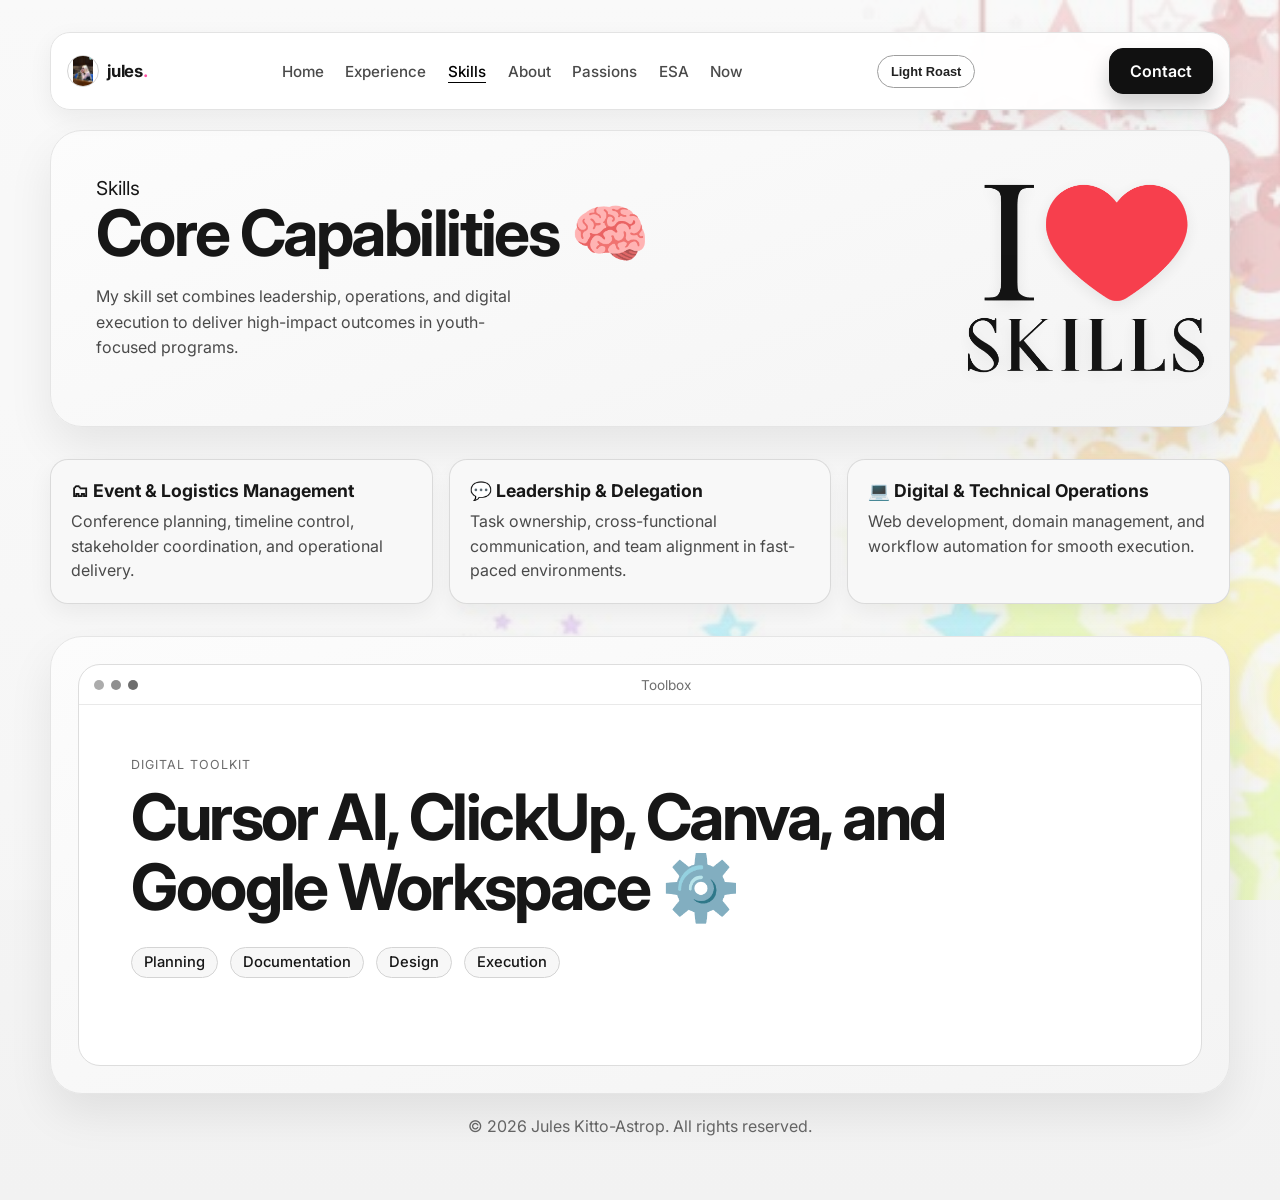
<file: skills.html>
<!DOCTYPE html>
<html lang="en">
  <head>
    <meta charset="UTF-8" />
    <meta name="viewport" content="width=device-width, initial-scale=1.0" />
    <title>Jules Kitto-Astrop - Skills</title>
    <meta name="description" content="Core skills of Jules Kitto-Astrop." />
    <link rel="preconnect" href="https://fonts.googleapis.com" />
    <link rel="preconnect" href="https://fonts.gstatic.com" crossorigin />
    <link
      href="https://fonts.googleapis.com/css2?family=Inter:wght@400;500;600;700;800&display=swap"
      rel="stylesheet"
    />
    <link rel="stylesheet" href="styles.css" />
  </head>
  <body>
    <div class="grain-overlay"></div>
    <header class="site-header">
      <a class="logo" href="index.html">
        <img src="assets/profile-photo.png" alt="Jules Kitto-Astrop" />
        <span>jules<span class="logo-dot">.</span></span>
      </a>
      <button class="menu-toggle" aria-label="Toggle menu" aria-expanded="false">
        <span></span><span></span><span></span>
      </button>
      <nav class="site-nav" id="site-nav">
        <a href="index.html">Home</a>
        <a href="experience.html">Experience</a>
        <a class="nav-current" href="skills.html">Skills</a>
        <a href="about.html">About</a>
        <a href="passions.html">Passions</a>
        <a href="esa.html">ESA</a>
        <a href="now.html">Now</a>
      </nav>
      <button class="theme-roast-toggle" type="button" data-theme-toggle>Light Roast</button>
      <a class="cta-button" href="mailto:juleskittoastrop@gmail.com">Contact</a>
    </header>

    <main>
      <section class="shell-card page-intro skills-intro reveal-target">
        <p class="eyebrow">Skills</p>
        <h1>Core Capabilities 🧠</h1>
        <div class="trinket-burst skills-trinket" aria-hidden="true">
          <img class="skills-heart-trinket" src="assets/skills-heart.png" alt="" />
        </div>
        <p class="hero-description">
          My skill set combines leadership, operations, and digital execution to
          deliver high-impact outcomes in youth-focused programs.
        </p>
      </section>

      <section class="services-section reveal-target">
        <div class="service-grid">
          <article>
            <h3>🗂 Event & Logistics Management</h3>
            <p>
              Conference planning, timeline control, stakeholder coordination,
              and operational delivery.
            </p>
          </article>
          <article>
            <h3>💬 Leadership & Delegation</h3>
            <p>
              Task ownership, cross-functional communication, and team alignment
              in fast-paced environments.
            </p>
          </article>
          <article>
            <h3>💻 Digital & Technical Operations</h3>
            <p>
              Web development, domain management, and workflow automation for
              smooth execution.
            </p>
          </article>
        </div>
      </section>

      <section class="browser-section shell-card reveal-target">
        <div class="browser-frame">
          <div class="browser-bar">
            <span></span><span></span><span></span>
            <p>Toolbox</p>
          </div>
          <div class="browser-content">
            <p class="intro">Digital Toolkit</p>
            <h2>Cursor AI, ClickUp, Canva, and Google Workspace ⚙️</h2>
            <div class="floating-tags">
              <span>Planning</span>
              <span>Documentation</span>
              <span>Design</span>
              <span>Execution</span>
            </div>
          </div>
        </div>
      </section>
    </main>

    <footer>
      <p>© <span id="year"></span> Jules Kitto-Astrop. All rights reserved.</p>
    </footer>

    <script src="script.js"></script>
  </body>
</html>
</file>
<file: styles.css>
:root {
  --bg: #f2f2f2;
  --card: #f7f7f7;
  --surface: #ffffff;
  --text: #171717;
  --muted: #4a4a4a;
  --line: rgba(0, 0, 0, 0.12);
  --primary: #111111;
  --shadow-lg: 0 20px 45px rgba(0, 0, 0, 0.08);
  --shadow-sm: 0 8px 24px rgba(0, 0, 0, 0.06);
}

:root[data-theme="dark"] {
  --bg: #111214;
  --card: #17191d;
  --surface: #1c1f24;
  --text: #f2f3f5;
  --muted: #c2c6cd;
  --line: rgba(255, 255, 255, 0.14);
  --primary: #f7f7f7;
  --shadow-lg: 0 20px 45px rgba(0, 0, 0, 0.45);
  --shadow-sm: 0 8px 24px rgba(0, 0, 0, 0.4);
}

* {
  box-sizing: border-box;
}

html {
  scroll-behavior: smooth;
}

body {
  margin: 0;
  font-family: "Inter", sans-serif;
  background: linear-gradient(180deg, #f8f8f8, var(--bg));
  color: var(--text);
  min-height: 100vh;
  padding: 2rem 1.25rem 3rem;
}

.grain-overlay {
  position: fixed;
  inset: 0;
  pointer-events: none;
  background-image:
    url("assets/screen-overlay.png"),
    radial-gradient(rgba(45, 58, 80, 0.06) 0.35px, transparent 0.35px);
  background-size:
    cover,
    4px 4px;
  background-repeat:
    no-repeat,
    repeat;
  background-position:
    center,
    top left;
  opacity: 0.22;
  z-index: -1;
}

.site-header {
  max-width: 1180px;
  margin: 0 auto 1.25rem;
  background: rgba(255, 255, 255, 0.92);
  border: 1px solid #e3e3e3;
  backdrop-filter: blur(16px);
  border-radius: 20px;
  padding: 0.95rem 1rem;
  display: flex;
  align-items: center;
  justify-content: space-between;
  gap: 1rem;
  box-shadow: var(--shadow-sm);
  position: sticky;
  top: 1rem;
  z-index: 10;
}

:root[data-theme="dark"] .site-header {
  background: rgba(22, 24, 29, 0.92);
  border-color: rgba(255, 255, 255, 0.12);
}

:root[data-theme="dark"] .site-nav a {
  color: #c3c8d1;
}

:root[data-theme="dark"] .site-nav a.nav-current,
:root[data-theme="dark"] .site-nav a:hover,
:root[data-theme="dark"] .site-nav a:focus-visible {
  color: #ffffff;
}

:root[data-theme="dark"] .shell-card {
  background: linear-gradient(160deg, #1a1d22, #15181d);
  border-color: rgba(255, 255, 255, 0.12);
}

:root[data-theme="dark"] .hero-meta,
:root[data-theme="dark"] .browser-content .intro,
:root[data-theme="dark"] .browser-bar p,
:root[data-theme="dark"] footer {
  color: #b2b8c2;
}

:root[data-theme="dark"] .quick-links a,
:root[data-theme="dark"] .floating-tags span,
:root[data-theme="dark"] .stat-card,
:root[data-theme="dark"] .browser-frame,
:root[data-theme="dark"] .work-card,
:root[data-theme="dark"] .service-grid article,
:root[data-theme="dark"] .graphic-chip,
:root[data-theme="dark"] .passport-section .passport-frame,
:root[data-theme="dark"] .passport-stamp,
:root[data-theme="dark"] .lego-owned-set,
:root[data-theme="dark"] .snackles-owned-item,
:root[data-theme="dark"] .lego-set-counter,
:root[data-theme="dark"] .lego-set-counter-tag,
:root[data-theme="dark"] .lego-tag-count,
:root[data-theme="dark"] .esa-fun-fact-icon,
:root[data-theme="dark"] .esa-fun-fact-text,
:root[data-theme="dark"] .journey-country-popup,
:root[data-theme="dark"] .timeline-node,
:root[data-theme="dark"] .journey-zoom-button {
  background: #22262d;
  border-color: rgba(255, 255, 255, 0.16);
  color: var(--text);
}

:root[data-theme="dark"] .passport-stamp {
  border-color: rgba(255, 255, 255, 0.28);
}

:root[data-theme="dark"] .quick-links a,
:root[data-theme="dark"] .work-card a {
  color: #d9dee7;
}

:root[data-theme="dark"] .work-card a {
  border-bottom-color: #d9dee7;
}

:root[data-theme="dark"] .service-grid p,
:root[data-theme="dark"] .work-card p,
:root[data-theme="dark"] .work-card ul,
:root[data-theme="dark"] .stat-card p,
:root[data-theme="dark"] .stat-card ul,
:root[data-theme="dark"] .timeline-grade,
:root[data-theme="dark"] .journey-country-popup p {
  color: #c2c8d2;
}

:root[data-theme="dark"] .browser-bar {
  border-bottom-color: rgba(255, 255, 255, 0.14);
}

:root[data-theme="dark"] .browser-bar span:nth-child(1) {
  background: #d46b6b;
}

:root[data-theme="dark"] .browser-bar span:nth-child(2) {
  background: #d4bb6b;
}

:root[data-theme="dark"] .browser-bar span:nth-child(3) {
  background: #7fd48e;
}

:root[data-theme="dark"] .journey-map-wrap {
  border-color: rgba(255, 255, 255, 0.18);
  background:
    radial-gradient(circle at 10% 18%, rgba(73, 119, 173, 0.22), transparent 36%),
    radial-gradient(circle at 82% 78%, rgba(54, 150, 138, 0.2), transparent 38%),
    linear-gradient(180deg, #1e2229, #171a20);
}

:root[data-theme="dark"] .journey-play-button,
:root[data-theme="dark"] .cta-button {
  background: #f2f2f2;
  border-color: #f2f2f2;
  color: #111214;
}

:root[data-theme="dark"] .journey-map-lines polyline {
  stroke: #a9bfdc;
}

.logo {
  display: inline-flex;
  align-items: center;
  gap: 0.5rem;
  text-decoration: none;
  font-weight: 700;
  font-size: 1.05rem;
  color: var(--text);
  letter-spacing: -0.01em;
  white-space: nowrap;
}

.logo img {
  width: 32px;
  height: 32px;
  border-radius: 999px;
  object-fit: contain;
  object-position: center;
  border: 1px solid #d4d4d4;
  background: #ffffff;
}

.logo-dot {
  color: #ff4fa3;
}

.site-nav {
  display: flex;
  gap: 1.35rem;
}

.site-nav a {
  text-decoration: none;
  color: var(--muted);
  font-weight: 500;
  font-size: 0.95rem;
}

.site-nav a.nav-current {
  color: #000000;
  text-decoration: underline;
  text-underline-offset: 5px;
}

.site-nav a:hover,
.site-nav a:focus-visible {
  color: #000000;
}

.cta-button {
  display: inline-flex;
  align-items: center;
  justify-content: center;
  border: 1px solid #111111;
  border-radius: 14px;
  background: #111111;
  color: #ffffff;
  text-decoration: none;
  font-weight: 600;
  padding: 0.75rem 1.25rem;
  box-shadow: 0 12px 20px rgba(0, 0, 0, 0.18);
  transition: transform 0.25s ease;
}

.cta-button:hover,
.cta-button:focus-visible {
  transform: translateY(-2px);
}

.theme-roast-toggle {
  border: 1px solid #9e9e9e;
  border-radius: 999px;
  background: #ffffff;
  color: #212121;
  font-size: 0.8rem;
  font-weight: 600;
  padding: 0.5rem 0.8rem;
  cursor: pointer;
  white-space: nowrap;
}

:root[data-theme="dark"] .theme-roast-toggle {
  background: #2a2d33;
  border-color: #4c525b;
  color: #ededed;
}

.menu-toggle {
  display: none;
  background: transparent;
  border: 0;
  width: 42px;
  height: 42px;
  border-radius: 10px;
  cursor: pointer;
}

.menu-toggle span {
  display: block;
  width: 22px;
  height: 2px;
  background: var(--text);
  margin: 4px auto;
}

main {
  max-width: 1180px;
  margin: 0 auto;
  display: grid;
  gap: 2rem;
}

.shell-card {
  background: linear-gradient(160deg, #fcfcfc, #f4f4f4);
  border: 1px solid #e5e5e5;
  border-radius: 32px;
  box-shadow: var(--shadow-lg);
}

.hero {
  padding: 3rem 2rem;
  display: grid;
  grid-template-columns: 1fr 1.15fr;
  gap: 2rem;
  overflow: hidden;
}

.eyebrow {
  font-size: 1.2rem;
  margin: 0 0 0.2rem;
}

h1 {
  margin: 0;
  font-size: clamp(2.2rem, 5vw, 4.2rem);
  line-height: 0.95;
  letter-spacing: -0.04em;
  text-transform: none;
}

.hero-description {
  max-width: 440px;
  margin: 1.25rem 0;
  color: var(--muted);
  line-height: 1.6;
}

.hero-copy,
.page-intro {
  position: relative;
}

.trinket-burst {
  position: absolute;
  right: 0.4rem;
  top: -0.1rem;
  display: inline-flex;
  align-items: center;
  gap: 0.45rem;
  pointer-events: none;
  opacity: 0.92;
}

.trinket-burst img {
  width: 54px;
  height: 54px;
  object-fit: contain;
  filter: drop-shadow(0 4px 8px rgba(0, 0, 0, 0.08));
}

.passions-trinket .balloon-dog-trinket {
  width: 72px;
  height: 72px;
  mix-blend-mode: screen;
}

.passions-intro {
  overflow: hidden;
  padding-right: clamp(8.5rem, 24vw, 15rem);
}

.passions-intro .passions-trinket {
  top: 0.6rem;
  bottom: 0.6rem;
  right: 0.8rem;
  height: auto;
  display: flex;
  align-items: center;
}

.passions-intro .passions-trinket .balloon-dog-trinket {
  width: auto;
  height: 100%;
  max-height: 210px;
  max-width: min(34vw, 240px);
}

.now-intro {
  overflow: hidden;
  padding-right: clamp(8.5rem, 24vw, 15rem);
}

.now-intro .now-trinket {
  top: 0.6rem;
  bottom: 0.6rem;
  right: 0.8rem;
  height: auto;
  display: flex;
  align-items: center;
}

.now-intro .now-trinket .flowers-trinket {
  width: auto;
  height: 100%;
  max-height: 210px;
  max-width: min(34vw, 240px);
}

.experience-intro {
  overflow: hidden;
  padding-right: clamp(10rem, 25vw, 15rem);
}

.experience-intro .experience-trinket {
  top: 0.6rem;
  bottom: 0.6rem;
  right: 0.8rem;
  height: auto;
  display: flex;
  align-items: center;
}

.experience-intro .experience-trinket .business-cat-trinket {
  width: auto;
  height: 100%;
  max-height: 220px;
  max-width: min(36vw, 260px);
}

.skills-intro {
  overflow: hidden;
  padding-right: clamp(10rem, 25vw, 15rem);
}

.skills-intro .skills-trinket {
  top: 0.6rem;
  bottom: 0.6rem;
  right: 0.8rem;
  height: auto;
  display: flex;
  align-items: center;
}

.skills-intro .skills-trinket .skills-heart-trinket {
  width: auto;
  height: 100%;
  max-height: 220px;
  max-width: min(36vw, 260px);
}

.about-intro {
  overflow: hidden;
  padding-right: clamp(10rem, 26vw, 16rem);
}

.about-intro .about-trinket {
  top: 0.6rem;
  bottom: 0.6rem;
  right: 0.8rem;
  height: auto;
  display: flex;
  align-items: center;
}

.about-intro .about-trinket .about-globe-trinket {
  width: auto;
  height: 100%;
  max-height: 230px;
  max-width: min(38vw, 280px);
}

.hero-meta {
  margin: -0.35rem 0 1rem;
  color: #6a7385;
  font-weight: 500;
  font-size: 0.92rem;
}

.quick-links {
  display: flex;
  flex-wrap: wrap;
  gap: 0.75rem;
  margin-bottom: 1.25rem;
}

.quick-links a {
  text-decoration: none;
  color: var(--text);
  background: #ffffff;
  border-radius: 999px;
  border: 1px solid var(--line);
  font-size: 0.88rem;
  padding: 0.5rem 0.9rem;
}

.social-row {
  display: flex;
  flex-wrap: wrap;
  gap: 0.7rem;
  align-items: center;
  color: var(--muted);
  font-size: 0.9rem;
}

.social-row a {
  color: inherit;
  text-decoration: none;
  display: inline-flex;
  align-items: center;
  gap: 0.2rem;
}

.social-row a:hover {
  color: var(--primary);
}

.social-row a::after {
  content: "↗";
  font-size: 0.72rem;
  opacity: 0.78;
  text-decoration: none;
}

.social-row a[data-copy-text]::after {
  content: "";
}

.social-row a + a::before {
  content: "•";
  margin-right: 0.45rem;
  color: #8c8c8c;
  text-decoration: none;
}

.social-icon-email {
  width: 1.05rem;
  height: 1.05rem;
  border-radius: 3px;
  object-fit: cover;
  flex-shrink: 0;
}

.social-icon-website {
  width: 1.05rem;
  height: 1.05rem;
  border-radius: 999px;
  object-fit: cover;
  flex-shrink: 0;
}

.social-icon-linkedin {
  width: 1.05rem;
  height: 1.05rem;
  border-radius: 4px;
  object-fit: cover;
  flex-shrink: 0;
}

.social-icon-instagram {
  width: 1.4rem;
  height: 1.05rem;
  border-radius: 6px;
  object-fit: cover;
  flex-shrink: 0;
}

.toast-stack {
  position: fixed;
  top: 1.2rem;
  right: 1.2rem;
  display: grid;
  gap: 0.55rem;
  z-index: 1200;
}

.toast-bite {
  background: #171717;
  color: #ffffff;
  border-radius: 12px;
  border: 1px solid rgba(255, 255, 255, 0.2);
  box-shadow: 0 12px 22px rgba(0, 0, 0, 0.24);
  padding: 0.58rem 0.75rem;
  font-size: 0.8rem;
  line-height: 1.35;
  opacity: 0;
  transform: translateY(-6px);
  animation: toast-in 180ms ease forwards;
}

:root[data-theme="dark"] .toast-bite {
  background: #f4f4f4;
  color: #1b1b1b;
  border-color: rgba(0, 0, 0, 0.16);
}

@keyframes toast-in {
  to {
    opacity: 1;
    transform: translateY(0);
  }
}

.hero-visual {
  display: grid;
  grid-template-columns: 1fr;
  gap: 1rem;
}

.star-profile {
  margin: 0 auto 0.35rem;
  width: min(280px, 75%);
  aspect-ratio: 3 / 4;
  padding: 10px;
  background: #ffffff;
  border: 1px solid #d9d9d9;
  border-radius: 20px;
  box-shadow: var(--shadow-sm);
  transform: rotate(-4deg);
}

.star-profile img {
  width: 100%;
  height: 100%;
  object-fit: contain;
  object-position: center;
  display: block;
  border-radius: 12px;
}

.stat-card {
  border-radius: 18px;
  border: 1px solid #dfdfdf;
  background: #ffffff;
  padding: 1rem 1.1rem;
}

.stat-card h3 {
  margin: 0 0 0.55rem;
  font-size: 1rem;
}

.stat-card ul {
  margin: 0;
  padding-left: 1.1rem;
  color: var(--muted);
}

.stat-card p {
  margin: 0;
  color: var(--muted);
  line-height: 1.5;
}

.browser-section {
  padding: 1.7rem;
}

.browser-frame {
  border: 1px solid #dddddd;
  border-radius: 22px;
  overflow: hidden;
  background: #fff;
}

.browser-bar {
  display: flex;
  align-items: center;
  gap: 0.45rem;
  padding: 0.7rem 0.9rem;
  border-bottom: 1px solid #e9e9e9;
}

.browser-bar span {
  width: 10px;
  height: 10px;
  border-radius: 999px;
}

.browser-bar span:nth-child(1) {
  background: #acacac;
}

.browser-bar span:nth-child(2) {
  background: #8f8f8f;
}

.browser-bar span:nth-child(3) {
  background: #6d6d6d;
}

.browser-bar p {
  margin: 0 auto;
  color: #6f6f6f;
  font-size: 0.85rem;
}

.browser-content {
  padding: clamp(1.5rem, 5vw, 3.25rem);
  min-height: 360px;
}

.browser-content .intro {
  color: #6b6b6b;
  margin: 0 0 0.65rem;
  text-transform: uppercase;
  letter-spacing: 0.08em;
  font-size: 0.78rem;
}

.browser-content h2 {
  max-width: 850px;
  margin: 0;
  line-height: 1.1;
  font-size: clamp(2rem, 5vw, 4rem);
  letter-spacing: -0.04em;
}

.floating-tags {
  display: flex;
  flex-wrap: wrap;
  gap: 0.75rem;
  margin-top: 1.5rem;
}

.floating-tags span {
  padding: 0.35rem 0.75rem;
  border-radius: 999px;
  font-size: 0.92rem;
  font-weight: 500;
  transform: none;
  border: 1px solid #d4d4d4;
  background: #f7f7f7;
}

.services-section h2,
.works-section h2 {
  font-size: clamp(1.7rem, 4vw, 2.4rem);
  margin: 0 0 1rem;
}

.page-intro {
  padding: clamp(1.6rem, 5vw, 2.8rem);
}

.info-panel {
  padding: clamp(1.4rem, 4vw, 2rem);
}

.info-panel h2 {
  margin: 0 0 1rem;
  font-size: clamp(1.35rem, 3.2vw, 2rem);
}

.collection-tabs-panel h2 {
  margin-bottom: 0.85rem;
}

.collection-subtabs {
  display: flex;
  flex-wrap: wrap;
  gap: 0.45rem;
  margin-bottom: 1rem;
  padding: 0.28rem;
  border: 1px solid var(--line);
  border-radius: 999px;
  background: color-mix(in srgb, var(--surface) 90%, var(--text) 10%);
  width: fit-content;
  max-width: 100%;
}

.collection-subtab {
  appearance: none;
  border: 0;
  border-radius: 999px;
  background: transparent;
  color: var(--muted);
  font: inherit;
  font-size: 0.82rem;
  font-weight: 700;
  line-height: 1;
  padding: 0.55rem 0.95rem;
  cursor: pointer;
  transition: background 0.18s ease, color 0.18s ease, box-shadow 0.18s ease;
}

.collection-subtab:hover,
.collection-subtab:focus-visible {
  color: var(--text);
  outline: none;
}

.collection-subtab.is-active {
  background: var(--surface);
  color: var(--text);
  box-shadow: var(--shadow-sm);
}

.collection-tab-panels {
  margin-top: 0.15rem;
}

.collection-tab-panel[hidden] {
  display: none;
}

.collection-tab-panel .work-card {
  margin-top: 0;
}

.collection-tab-panel .lego-set-counter,
.collection-tab-panel .lego-catalog,
.collection-tab-panel .snackles-owned-grid {
  margin-top: 0.85rem;
}

.lego-catalog {
  margin-top: 0.85rem;
}

.lego-subtabs {
  display: flex;
  flex-wrap: wrap;
  gap: 0.38rem;
  margin-bottom: 0.85rem;
  padding: 0.24rem;
  border: 1px solid var(--line);
  border-radius: 12px;
  background: color-mix(in srgb, var(--surface) 90%, var(--text) 10%);
}

.lego-subtab {
  appearance: none;
  border: 0;
  border-radius: 8px;
  background: transparent;
  color: var(--muted);
  font: inherit;
  font-size: 0.72rem;
  font-weight: 700;
  line-height: 1.2;
  padding: 0.45rem 0.68rem;
  cursor: pointer;
  transition: background 0.18s ease, color 0.18s ease, box-shadow 0.18s ease;
}

.lego-subtab:hover,
.lego-subtab:focus-visible {
  color: var(--text);
  outline: none;
}

.lego-subtab.is-active {
  background: var(--surface);
  color: var(--text);
  box-shadow: var(--shadow-sm);
}

.lego-subtab-panels {
  margin-top: 0.1rem;
}

.lego-subtab-panel[hidden] {
  display: none;
}

:root[data-theme="dark"] .lego-subtabs {
  background: color-mix(in srgb, var(--surface) 82%, #ffffff 18%);
}

:root[data-theme="dark"] .lego-subtab.is-active {
  background: #2a2a2a;
}

:root[data-theme="dark"] .collection-subtabs {
  background: color-mix(in srgb, var(--surface) 82%, #ffffff 18%);
}

:root[data-theme="dark"] .collection-subtab.is-active {
  background: #2a2a2a;
}

.passport-section .passport-frame {
  border: 1px solid #d9d9d9;
  border-radius: 28px;
  background: #ffffff;
  padding: 0.6rem;
  box-shadow: var(--shadow-sm);
  overflow: hidden;
  width: min(320px, 100%);
  margin: 0 auto 1rem;
}

.passport-section img {
  width: 100%;
  height: auto;
  display: block;
  border-radius: 22px;
}

.passport-stamps-title {
  margin: 1.1rem 0 0.7rem;
  font-size: 1rem;
  letter-spacing: 0.02em;
  text-transform: uppercase;
  color: var(--muted);
}

.passport-stamp-grid {
  display: grid;
  grid-template-columns: repeat(auto-fit, minmax(150px, 1fr));
  gap: 0.65rem;
}

.passport-stamp {
  border: 1px dashed #b8bec8;
  border-radius: 14px;
  background: #f9fafb;
  padding: 0.65rem 0.75rem;
  min-height: 72px;
  display: flex;
  flex-direction: column;
  justify-content: center;
  transition: transform 0.22s ease, box-shadow 0.22s ease;
  transform-origin: center;
}

.passport-stamp-country {
  margin: 0;
  font-weight: 700;
  font-size: 0.92rem;
}

.passport-stamp-note {
  margin: 0.2rem 0 0;
  font-size: 0.78rem;
  color: var(--muted);
}

.passport-stamp-image {
  width: 100%;
  max-width: 140px;
  margin-top: 0.4rem;
  border-radius: 10px;
  align-self: center;
  display: block;
}

.passport-stamp:hover {
  transform: rotate(-3deg) translateY(-1px);
  box-shadow: 0 8px 18px rgba(0, 0, 0, 0.12);
}

.lego-owned-grid {
  margin-top: 1rem;
  display: grid;
  gap: 0.9rem;
}

.lego-set-counter {
  margin-top: 0.85rem;
  padding: 0.7rem 0.8rem;
  border: 1px solid var(--line);
  border-radius: 12px;
  background: color-mix(in srgb, var(--surface) 90%, var(--text) 10%);
}

.lego-set-counter-total {
  margin: 0;
  font-size: 0.9rem;
  font-weight: 700;
  color: var(--text);
}

.lego-set-counter-tags {
  margin: 0.55rem 0 0;
  padding: 0;
  list-style: none;
  display: flex;
  flex-wrap: wrap;
  gap: 0.4rem;
}

.lego-set-counter-tag {
  display: inline-flex;
  align-items: center;
  gap: 0.35rem;
  padding: 0.2rem 0.45rem;
  border: 1px solid var(--line);
  border-radius: 999px;
  font-size: 0.68rem;
  background: var(--surface);
}

.lego-set-counter-tag-name {
  color: var(--text);
  font-weight: 600;
}

.lego-set-counter-tag-count {
  color: var(--muted);
  font-weight: 700;
}

.lego-tag-group {
  display: grid;
  gap: 0.5rem;
}

.lego-tag-heading {
  margin: 0;
  display: flex;
  align-items: center;
  justify-content: space-between;
  gap: 0.5rem;
  font-size: 0.86rem;
  color: var(--text);
  font-weight: 700;
}

.lego-tag-heading-label {
  min-width: 0;
}

.lego-tag-count {
  flex-shrink: 0;
  padding: 0.12rem 0.42rem;
  border-radius: 999px;
  border: 1px solid var(--line);
  font-size: 0.66rem;
  color: var(--muted);
  font-weight: 700;
  background: var(--surface);
}

.lego-theme-grid {
  display: grid;
  grid-template-columns: repeat(auto-fill, minmax(125px, 1fr));
  gap: 0.55rem;
}

.snackles-owned-grid {
  margin-top: 0.75rem;
  display: grid;
  grid-template-columns: repeat(auto-fill, minmax(140px, 1fr));
  gap: 0.55rem;
}

.snackles-owned-item {
  border: 1px solid var(--line);
  border-radius: 10px;
  background: #f8f8f8;
  padding: 0.4rem;
  text-align: center;
  box-shadow: var(--shadow-sm);
}

.snackles-owned-item img {
  width: 100%;
  aspect-ratio: 1 / 1;
  object-fit: contain;
  border-radius: 10px;
  background: transparent;
  display: block;
}

.snackles-owned-item .snackles-owned-item-name {
  margin: 0.34rem 0 0;
  color: var(--text);
  font-size: 0.74rem;
  font-weight: 700;
  line-height: 1.25;
}

.snackles-set-series-tag {
  display: inline-flex;
  margin-top: 0.24rem;
  padding: 0.13rem 0.38rem;
  border-radius: 999px;
  border: 1px solid var(--line);
  background: color-mix(in srgb, var(--surface) 88%, var(--text) 12%);
  color: var(--text);
  font-size: 0.62rem;
  font-weight: 700;
  line-height: 1;
}

.snackles-set-shop-row {
  margin-top: 0.28rem;
  display: flex;
  align-items: center;
  justify-content: center;
}

.snackles-set-seller-link {
  font-size: 0.66rem;
  font-weight: 700;
  text-decoration: none;
  color: var(--text);
  border-bottom: 1px solid var(--line);
}

.lego-owned-set {
  border: 1px solid var(--line);
  border-radius: 10px;
  background: #f8f8f8;
  padding: 0.4rem;
  text-align: center;
  box-shadow: var(--shadow-sm);
}

.lego-owned-set img {
  width: 100%;
  aspect-ratio: 1 / 1;
  object-fit: contain;
  border-radius: 10px;
  background: transparent;
  display: block;
}

.lego-owned-set p {
  margin: 0.32rem 0 0;
  font-size: 0.74rem;
  color: var(--muted);
  font-weight: 600;
}

.lego-set-shop-row {
  margin-top: 0.28rem;
  display: flex;
  align-items: center;
  justify-content: center;
  gap: 0.42rem;
  flex-wrap: wrap;
}

.lego-set-number,
.lego-set-piece-count {
  font-size: 0.66rem;
  color: var(--muted);
  font-weight: 600;
}

.lego-set-seller-link,
.lego-set-retired {
  font-size: 0.66rem;
  font-weight: 700;
  text-decoration: none;
}

.lego-set-seller-link {
  color: var(--text);
  border-bottom: 1px solid var(--line);
}

.lego-set-retired {
  color: #8a5b5b;
}

.lego-owned-set .lego-owned-set-name {
  color: var(--text);
  font-size: 0.74rem;
  font-weight: 700;
  line-height: 1.25;
  margin-top: 0.34rem;
  min-height: 1.85rem;
}

.lego-set-series-tag {
  display: inline-flex;
  margin-top: 0.24rem;
  padding: 0.13rem 0.38rem;
  border-radius: 999px;
  border: 1px solid var(--line);
  background: color-mix(in srgb, var(--surface) 88%, var(--text) 12%);
  color: var(--text);
  font-size: 0.62rem;
  font-weight: 700;
  line-height: 1;
}

.lego-set-meta {
  margin-top: 0.4rem;
  text-align: left;
}

.lego-set-meta p {
  margin: 0.18rem 0 0;
  font-size: 0.72rem;
  line-height: 1.35;
  color: var(--muted);
  font-weight: 500;
}

.info-grid {
  display: grid;
  grid-template-columns: repeat(2, minmax(0, 1fr));
  gap: 1rem;
}

.service-grid,
.works-grid {
  display: grid;
  grid-template-columns: repeat(3, minmax(0, 1fr));
  gap: 1rem;
}

.service-grid article,
.work-card {
  background: #f8f8f8;
  border: 1px solid var(--line);
  border-radius: 18px;
  padding: 1.25rem;
  box-shadow: var(--shadow-sm);
  position: relative;
}

.service-grid h3,
.work-card h3 {
  margin: 0 0 0.5rem;
  font-size: 1.1rem;
}

.service-grid p,
.work-card p {
  margin: 0;
  color: var(--muted);
  line-height: 1.55;
}

.service-grid ul {
  margin: 0.65rem 0 0;
  padding-left: 1.1rem;
  color: var(--muted);
  line-height: 1.55;
}

.service-grid li + li {
  margin-top: 0.35rem;
}

.esa-feature-card img {
  width: 100%;
  max-width: 190px;
  display: block;
  margin: 0 auto 0.7rem;
}

.esa-feature-card p + p {
  margin-top: 0.32rem;
}

.esa-fun-fact {
  position: absolute;
  top: 0.7rem;
  right: 0.7rem;
  z-index: 2;
}

.esa-fun-fact-icon {
  display: inline-grid;
  place-items: center;
  width: 1.4rem;
  height: 1.4rem;
  border-radius: 999px;
  background: #ffffff;
  border: 1px solid #d5d5d5;
  font-size: 0.8rem;
  cursor: help;
}

.esa-fun-fact-text {
  position: absolute;
  top: calc(100% + 0.4rem);
  right: 0;
  width: 220px;
  padding: 0.45rem 0.55rem;
  border-radius: 10px;
  border: 1px solid #d5d5d5;
  background: #ffffff;
  color: #232323;
  font-size: 0.74rem;
  line-height: 1.35;
  box-shadow: 0 10px 20px rgba(0, 0, 0, 0.12);
  opacity: 0;
  pointer-events: none;
  transition: opacity 120ms ease;
}

.esa-fun-fact:hover .esa-fun-fact-text {
  opacity: 1;
}

.work-card ul {
  margin: 0.65rem 0 0;
  padding-left: 1.1rem;
  color: var(--muted);
  line-height: 1.55;
}

.work-card li + li {
  margin-top: 0.35rem;
}

.experience-logo {
  width: 76px;
  height: 76px;
  object-fit: contain;
  display: block;
  margin: 0;
  position: absolute;
  top: 1rem;
  right: 1rem;
}

.work-card.has-experience-logo {
  padding-right: 6.4rem;
}

.school-logo {
  width: 68px;
  height: 68px;
  object-fit: contain;
  display: block;
  margin: 0;
  position: absolute;
  right: 0.95rem;
  bottom: 0.9rem;
}

.logo-tight {
  object-fit: cover;
  transform: scale(1.28);
  transform-origin: center;
}

.work-card.has-school-logo {
  padding-right: 5.6rem;
  padding-bottom: 5.2rem;
}

.education-3d-timeline {
  display: flex;
  gap: 0.7rem;
  overflow-x: auto;
  padding: 0.35rem;
  scroll-snap-type: x mandatory;
  scroll-behavior: smooth;
}

.timeline-node {
  flex: 0 0 90px;
  min-height: 96px;
  scroll-snap-align: center;
  display: flex;
  align-items: center;
  justify-content: center;
  gap: 0.65rem;
  background: #f8f8f8;
  border: 1px solid #d9d9d9;
  border-radius: 16px;
  padding: 0.7rem;
  box-shadow: var(--shadow-sm);
  transition: flex-basis 260ms ease, transform 260ms ease, border-color 260ms ease, box-shadow 260ms ease;
  cursor: pointer;
  transform: translateY(0);
}

.timeline-node:hover,
.timeline-node:focus-visible,
.timeline-node.is-active {
  flex-basis: 340px;
  justify-content: flex-start;
  transform: translateY(-1px);
  border-color: #111111;
  box-shadow: 0 12px 24px rgba(0, 0, 0, 0.14);
}

.timeline-node:focus-visible {
  outline: 2px solid #111111;
  outline-offset: 2px;
}

.timeline-details {
  max-width: 0;
  opacity: 0;
  overflow: hidden;
  transform: translateX(8px);
  transition: max-width 260ms ease, opacity 220ms ease, transform 220ms ease;
}

.timeline-node:hover .timeline-details,
.timeline-node:focus-visible .timeline-details,
.timeline-node.is-active .timeline-details {
  max-width: 280px;
  opacity: 1;
  transform: translateX(0);
}

.timeline-grade {
  display: inline-block;
  font-size: 0.8rem;
  font-weight: 700;
  letter-spacing: 0.03em;
  color: #3f3f3f;
  text-transform: uppercase;
  margin-bottom: 0.3rem;
}

.timeline-node h3 {
  margin: 0;
  font-size: 1rem;
}

.timeline-logo {
  width: 60px;
  height: 60px;
  object-fit: contain;
  display: block;
  flex-shrink: 0;
}

.timeline-logo.logo-tight {
  object-fit: cover;
  transform: scale(1.2);
}

.journey-map-wrap {
  position: relative;
  margin-top: 0.65rem;
  width: 100%;
  aspect-ratio: 950 / 620;
  border-radius: 18px;
  border: 1px solid #dbdbdb;
  background:
    radial-gradient(circle at 10% 18%, rgba(29, 87, 150, 0.08), transparent 36%),
    radial-gradient(circle at 82% 78%, rgba(18, 124, 111, 0.09), transparent 38%),
    linear-gradient(180deg, #fbfbfb, #f2f2f2);
  overflow: hidden;
}

.journey-controls {
  display: flex;
  align-items: center;
  gap: 0.45rem;
  margin-top: 0.35rem;
}

.journey-play-button {
  border: 1px solid #111111;
  background: #111111;
  color: #ffffff;
  border-radius: 999px;
  padding: 0.45rem 0.85rem;
  font-size: 0.82rem;
  font-weight: 600;
  cursor: pointer;
}

.journey-zoom-button {
  border: 1px solid #979797;
  background: #ffffff;
  color: #212121;
  border-radius: 999px;
  padding: 0.34rem 0.65rem;
  font-size: 0.78rem;
  font-weight: 600;
  cursor: pointer;
}

.journey-map-lines {
  position: absolute;
  inset: 0;
  width: 100%;
  height: 100%;
  z-index: 2;
}

.journey-map-scene {
  position: absolute;
  inset: 0;
  transform-origin: center center;
  transition: transform 180ms ease;
}

.journey-world-map {
  position: absolute;
  inset: 0;
  width: 100%;
  height: 100%;
  object-fit: fill;
  opacity: 0.4;
  filter: grayscale(0.2) contrast(1.1);
}

.journey-map-lines polyline {
  fill: none;
  stroke: #27364f;
  stroke-width: 3;
  stroke-linecap: round;
  stroke-linejoin: round;
  stroke-dasharray: 10 7;
  opacity: 0.9;
}

.journey-travel-dot {
  position: absolute;
  width: auto;
  height: auto;
  font-size: 1.75rem;
  line-height: 1;
  transform: translate(-50%, -50%) rotate(var(--plane-rotation, 0deg));
  transform-origin: center center;
  z-index: 4;
  pointer-events: none;
}

.journey-point {
  position: absolute;
  left: var(--x);
  top: var(--y);
  width: 0;
  height: 0;
  z-index: 3;
}

.point-pin {
  position: absolute;
  left: 0;
  top: 50%;
  transform: translate(-50%, -50%);
  font-size: 1.15rem;
  line-height: 1;
  transition: transform 160ms ease;
}

.journey-point:hover .point-pin,
.journey-point:focus-within .point-pin {
  transform: translate(-50%, -50%) scale(1.45);
}

.journey-country-popup {
  position: absolute;
  width: 220px;
  background: rgba(255, 255, 255, 0.96);
  border: 1px solid #d7d7d7;
  border-radius: 14px;
  box-shadow: 0 14px 30px rgba(0, 0, 0, 0.16);
  padding: 0.5rem;
  z-index: 5;
  opacity: 0;
  pointer-events: none;
  transition: opacity 140ms ease;
}

.journey-country-popup.is-visible {
  opacity: 1;
}

.journey-country-popup img {
  width: 100%;
  height: 90px;
  object-fit: cover;
  border-radius: 10px;
  display: block;
}

.journey-country-popup h3 {
  margin: 0.45rem 0 0.15rem;
  font-size: 0.92rem;
}

.journey-country-popup p {
  margin: 0.08rem 0;
  font-size: 0.75rem;
  color: #333333;
  line-height: 1.35;
}

.work-card a {
  text-decoration: none;
  display: inline-block;
  margin-top: 1rem;
  color: #151515;
  font-weight: 600;
  border-bottom: 1px solid #151515;
}

.contact-section {
  position: relative;
  overflow: hidden;
  padding: clamp(1.5rem, 5vw, 3rem);
  text-align: center;
}

.connect-corner-trinkets {
  pointer-events: none;
}

.connect-corner-trinket {
  position: absolute;
  top: 0.65rem;
  width: 78px;
  height: 78px;
  object-fit: contain;
  filter: drop-shadow(0 4px 8px rgba(0, 0, 0, 0.08));
}

.connect-corner-trinket.left {
  left: 0.75rem;
}

.connect-corner-trinket.right {
  right: 0.75rem;
}

.contact-section h2 {
  margin: 0;
  font-size: clamp(1.8rem, 4.5vw, 3rem);
  letter-spacing: -0.03em;
}

.contact-section p {
  max-width: 680px;
  margin: 0.95rem auto 1.35rem;
  color: var(--muted);
  line-height: 1.6;
}

footer {
  text-align: center;
  margin-top: 1.4rem;
  color: #666666;
}

.reveal {
  opacity: 0;
  transform: translateY(22px);
  transition: opacity 0.75s ease, transform 0.75s ease;
}

.reveal.is-visible {
  opacity: 1;
  transform: translateY(0);
}

@media (max-width: 1040px) {
  .hero {
    grid-template-columns: 1fr;
  }

  .service-grid,
  .works-grid {
    grid-template-columns: repeat(2, minmax(0, 1fr));
  }
}

@media (max-width: 760px) {
  body {
    padding: 1rem 0.9rem 2rem;
  }

  .site-header {
    flex-wrap: wrap;
  }

  .menu-toggle {
    display: block;
    margin-left: auto;
  }

  .site-nav {
    width: 100%;
    display: none;
    order: 3;
    padding-top: 0.25rem;
    justify-content: flex-start;
  }

  .site-nav.is-open {
    display: flex;
  }

  .cta-button {
    display: none;
  }

  .theme-roast-toggle {
    margin-left: auto;
  }

  .hero {
    padding: 1.4rem 1rem;
  }

  .star-profile {
    width: min(250px, 82%);
    transform: rotate(-2deg);
  }

  .service-grid,
  .works-grid,
  .info-grid {
    grid-template-columns: 1fr;
  }

  .trinket-burst {
    position: static;
    margin-top: 0.45rem;
    margin-bottom: 0.2rem;
  }

  .connect-corner-trinket {
    width: 58px;
    height: 58px;
    top: 0.5rem;
  }

  .connect-corner-trinket.left {
    left: 0.5rem;
  }

  .connect-corner-trinket.right {
    right: 0.5rem;
  }

  .passions-trinket .balloon-dog-trinket {
    width: 64px;
    height: 64px;
  }

  .passions-intro {
    padding-right: clamp(1.6rem, 5vw, 2.8rem);
  }

  .passions-intro .passions-trinket {
    position: static;
    margin-top: 0.45rem;
    margin-bottom: 0.2rem;
    display: block;
  }

  .passions-intro .passions-trinket .balloon-dog-trinket {
    width: 96px;
    height: 96px;
    max-width: none;
    max-height: none;
  }

  .now-intro {
    padding-right: clamp(1.6rem, 5vw, 2.8rem);
  }

  .now-intro .now-trinket {
    position: static;
    margin-top: 0.45rem;
    margin-bottom: 0.2rem;
    display: block;
  }

  .now-intro .now-trinket .flowers-trinket {
    width: 96px;
    height: 96px;
    max-width: none;
    max-height: none;
  }

  .experience-intro {
    padding-right: clamp(1.6rem, 5vw, 2.8rem);
  }

  .experience-intro .experience-trinket {
    position: static;
    margin-top: 0.45rem;
    margin-bottom: 0.2rem;
    display: block;
  }

  .experience-intro .experience-trinket .business-cat-trinket {
    width: 110px;
    height: 110px;
    max-width: none;
    max-height: none;
  }

  .skills-intro {
    padding-right: clamp(1.6rem, 5vw, 2.8rem);
  }

  .skills-intro .skills-trinket {
    position: static;
    margin-top: 0.45rem;
    margin-bottom: 0.2rem;
    display: block;
  }

  .skills-intro .skills-trinket .skills-heart-trinket {
    width: 110px;
    height: 110px;
    max-width: none;
    max-height: none;
  }

  .about-intro {
    padding-right: clamp(1.6rem, 5vw, 2.8rem);
  }

  .about-intro .about-trinket {
    position: static;
    margin-top: 0.45rem;
    margin-bottom: 0.2rem;
    display: block;
  }

  .about-intro .about-trinket .about-globe-trinket {
    width: 110px;
    height: 110px;
    max-width: none;
    max-height: none;
  }

  .experience-logo {
    width: 62px;
    height: 62px;
    top: 0.85rem;
    right: 0.85rem;
  }

  .work-card.has-experience-logo {
    padding-right: 5.25rem;
  }

  .school-logo {
    width: 60px;
    height: 60px;
    right: 0.8rem;
    bottom: 0.8rem;
  }

  .work-card.has-school-logo {
    padding-right: 5rem;
    padding-bottom: 4.8rem;
  }

  .education-3d-timeline {
    gap: 0.55rem;
  }

  .timeline-node {
    flex-basis: 84px;
    min-height: 90px;
    padding: 0.6rem;
  }

  .timeline-node:hover,
  .timeline-node:focus-visible,
  .timeline-node.is-active {
    flex-basis: 268px;
  }

  .timeline-details {
    max-width: 0;
  }

  .timeline-node:hover .timeline-details,
  .timeline-node:focus-visible .timeline-details,
  .timeline-node.is-active .timeline-details {
    max-width: 190px;
  }

  .timeline-logo {
    width: 52px;
    height: 52px;
  }

  .journey-map-wrap {
    aspect-ratio: 950 / 620;
  }

  .point-label {
    font-size: 0.7rem;
  }

}
</file>
